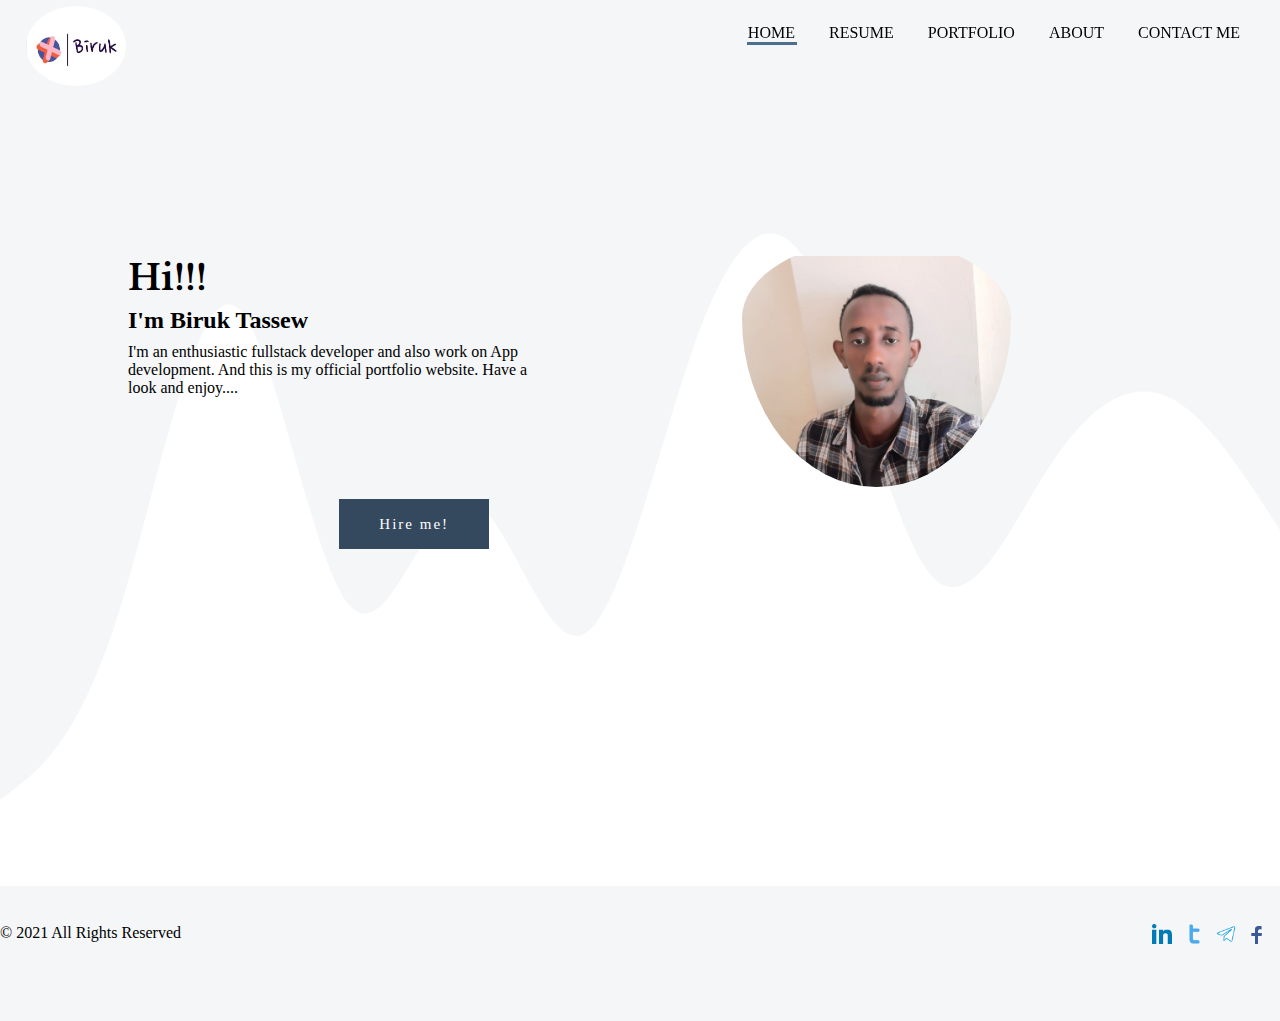
<file: index.html>
<!DOCTYPE html>
<html lang="en">

<head>
    <meta charset="UTF-8">
    <meta http-equiv="X-UA-Compatible" content="IE=edge">
    <meta name="viewport" content="width=device-width, initial-scale=1.0">
    <link rel="preconnect" href="https://fonts.googleapis.com">
    <link rel="preconnect" href="https://fonts.gstatic.com" crossorigin>
    <link href="https://fonts.googleapis.com/css2?family=Josefin+Sans&family=Libre+Baskerville:ital@1&display=swap"
        rel="stylesheet">
    <link href="https://cdnjs.cloudflare.com/ajax/libs/font-awesome/5.13.0/css/all.min.css" rel="stylesheet">
    <link href="css/indexStyle.css" rel="stylesheet">
    <link href="css/inStyle.css" rel="stylesheet">

    <title>Biruk Tassew</title>
</head>

<body>
    <div class="wrapper">
        <header class="wrapper__header">
            <div class="wrapper__image">
                <img src="images/logo/logo.jpg" width="80ex" height="80ex" class="wrapper__image--header"
                alt="Logo">
            </div>
            
            <nav class="wrapper__nav">
                <label for="check">
                    <i class="fas fa-bars" id="btn"></i>
                </label>
                <input type="checkbox" id="check">
                <ul class="wrapper__list">
                    <li class="wrapper__item" id="home"><a href="index.html" class="wrapper__link">Home</a></li>
                    <li class="wrapper__item" id="resume"><a href="html/Resume.html" class="wrapper__link">Resume</a></li>
                    <li class="wrapper__item" id="port"><a href="html/Portfolio.html" class="wrapper__link">Portfolio</a></li>
                    <li class="wrapper__item" id="about"><span class="wrapper__span">About</span>
                        <ul class="drop_down" >
                            <li><a href="html/BirukTassew.html" class="wrapper__link">Biruk Tassew</a></li>
                            <li><a href="html/Testimony.html" class="wrapper__link">Testimony</a></li>
                        </ul>
                    </li>
                    <li class="wrapper__item" id="contact"><a href="html/ContactMe.html" class="wrapper__link">Contact me</a></li>
                </ul>
            </nav>
        </header>
        <main class="wrapper__main">
                <div class="wrapper__section">
                    <article class="wrapper__article">
                        <h1 class="wrapper__greeting">Hi!!!</h1>
                        <h2 class="wrapper__introduction">I'm Biruk Tassew</h2>
                        <p class="wrapper__paragraph--main">I'm an enthusiastic fullstack developer and also work on App
                            development.
                            And this is my official portfolio website. Have a look and enjoy....
                        </p>
                    </article>
                    <a class="wrapper__button" href="html/hireMe.html">Hire me!</a>
                </div>
                <div class="wrapper__figure">
                    <img class="wrapper__image" src="images/logo/mine2.jpg" alt="My photo">
                </div>
        </main>
        <footer class="wrapper__footer">
            <div class="wrapper__copyRight">
                <p class="wrapper__copyRight__Text">
                    © 2021 All Rights Reserved
                </p>
            </div>
            <div class="wrapper__socialMedia">
                <a href="https://www.linkedin.com/in/biruk-tassew-691724196/" target="_blank"
                    class="wrapper__link--socialMedia"><img src="images/icons/317735_career_linkedin_icon.png"
                        width="20px" height="20px" class="wrapper__linkedimg" alt="Linkedin"></a>
                <a href="" class="wrapper__link--socialMedia"><img
                        src="images/icons/3377044_logo_media_social_twitter_icon.png" width="20px" height="20px"
                        class="wrapper__twitterimg" alt="twitter"></a>
                <a href="" class="wrapper__link--socialMedia"><img src="images/icons/4518804_telegram_icon.png"
                        width="20px" height="20px" class="wrapper__telegramimg" alt="Telegram"></a>
                <a href="" class="wrapper__link--socialMedia"><img src="images/icons/317746_facebook_social"
                        width="18px" height="18px" class="wrapper__facebookimg" alt="facebook"></a>
            </div>
        </footer>
    </div>
</body>

</html>
</file>
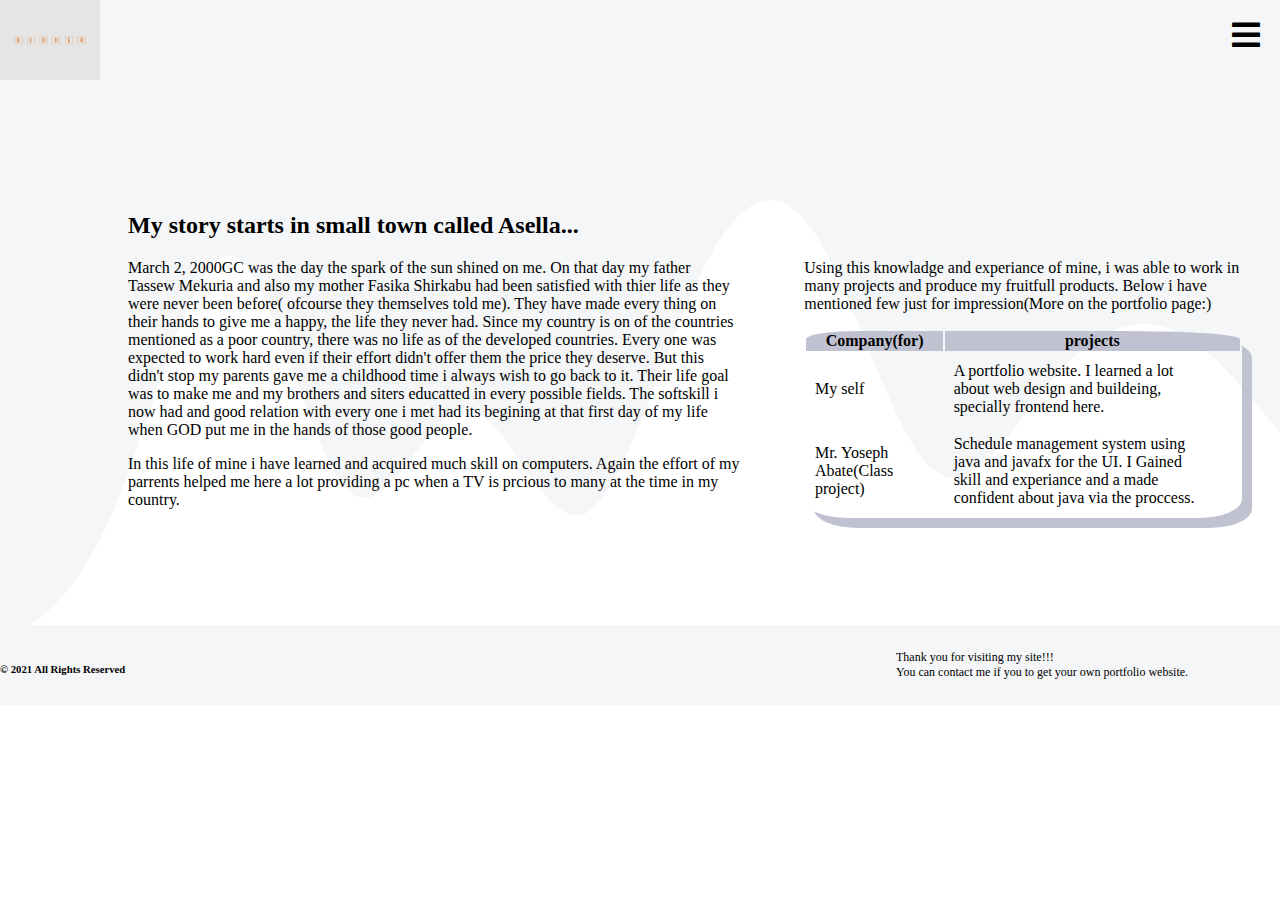
<file: html/Biruk_Tassew.html>
<!DOCTYPE html>
<html lang="en">

<head>
    <meta charset="UTF-8">
    <meta http-equiv="X-UA-Compatible" content="IE=edge">
    <meta name="viewport" content="width=device-width, initial-scale=1.0">
    <link href="https://cdnjs.cloudflare.com/ajax/libs/font-awesome/5.13.0/css/all.min.css" rel="stylesheet">
    <link href="/css/index_style.css" rel="stylesheet">
    <link href="/css/style_biruk.css" rel="stylesheet">
    <title>Biruk Tassew</title>
</head>

<body>
    <div class="wrapper">
        <header>
            <img src="/images/logo/BCoder-logos.jpeg" width="80ex" height="80ex" alt="Logo">
            <nav>
                <label for="check">
                    <i class="fas fa-bars" id="btn"></i>
                </label>
                <input type="checkbox" id="check">
                <ul>
                    <li><a href="index.html">Home</a></li>
                    <li><a href="Resume.html">Resume</a></li>
                    <li><a href="Portfolio.html">Portfolio</a></li>
                    <li>About
                        <ul class="drop_down">
                            <li><a href="Biruk_Tassew.html">Biruk Tassew</a></li>
                            <li><a href="Testimony.html">Testimony</a></li>
                        </ul>
                    </li>
                    <li><a href="Contact_me.html">Contact me</a></li>
                </ul> 
            </nav>
        </header>
        <main>
            <article>
                <h2>My story starts in small town called Asella...</h2>
                <p>March 2, 2000GC was the day the spark of the sun shined on me. On that day my father Tassew Mekuria
                    and
                    also my mother Fasika Shirkabu
                    had been satisfied with thier life as they were never been before( ofcourse they themselves told
                    me).
                    They have made every thing on their hands
                    to give me a happy, the life they never had. Since my country is on of the countries mentioned as a
                    poor
                    country, there was no life as of the
                    developed countries. Every one was expected to work hard even if their effort didn't offer them the
                    price they deserve. But this didn't stop my
                    parents gave me a childhood time i always wish to go back to it. Their life goal was to make me and
                    my
                    brothers and siters educatted in every
                    possible fields. The softskill i now had and good relation with every one i met had its begining at
                    that
                    first day of my life when GOD put me in
                    the hands of those good people.
                </p>
                <p>In this life of mine i have learned and acquired much skill on computers. Again the effort of my
                    parrents
                    helped me here a lot providing a pc when a TV
                    is prcious to many at the time in my country.
                </p>
            </article>
            <aside>
                <p>
                    Using this knowladge and experiance of mine, i was able to work in many projects and produce my
                    fruitfull products. Below i have mentioned few just for impression(More on the portfolio page:)
                </p>
                <table>
                    <tr>
                        <th id="th_left">Company(for)</th>
                        <th id="th_right">projects</th>
                    </tr>
                    <tr>
                        <td>My self</td>
                        <td>A portfolio website. I learned a lot about web design and buildeing, specially frontend here.</td>
                    </tr>
                    <tr>
                        <td>Mr. Yoseph Abate(Class project) </th>
                        <td>Schedule management system using java and javafx for the UI.
                            I Gained skill and experiance and a made confident about java via the proccess.</th>
                    </tr>
                </table>
            </aside>
        </main>
        <div class="footer">
            <footer>
                <div>
                    <h6>
                        © 2021 All Rights Reserved
                    </h6>
                </div>
                <p id="footer_text">
                    Thank you for visiting my site!!!<br />
                    You can contact me if you to get your own portfolio website.
                </p>
            </footer>
        </div>
</body>
</file>
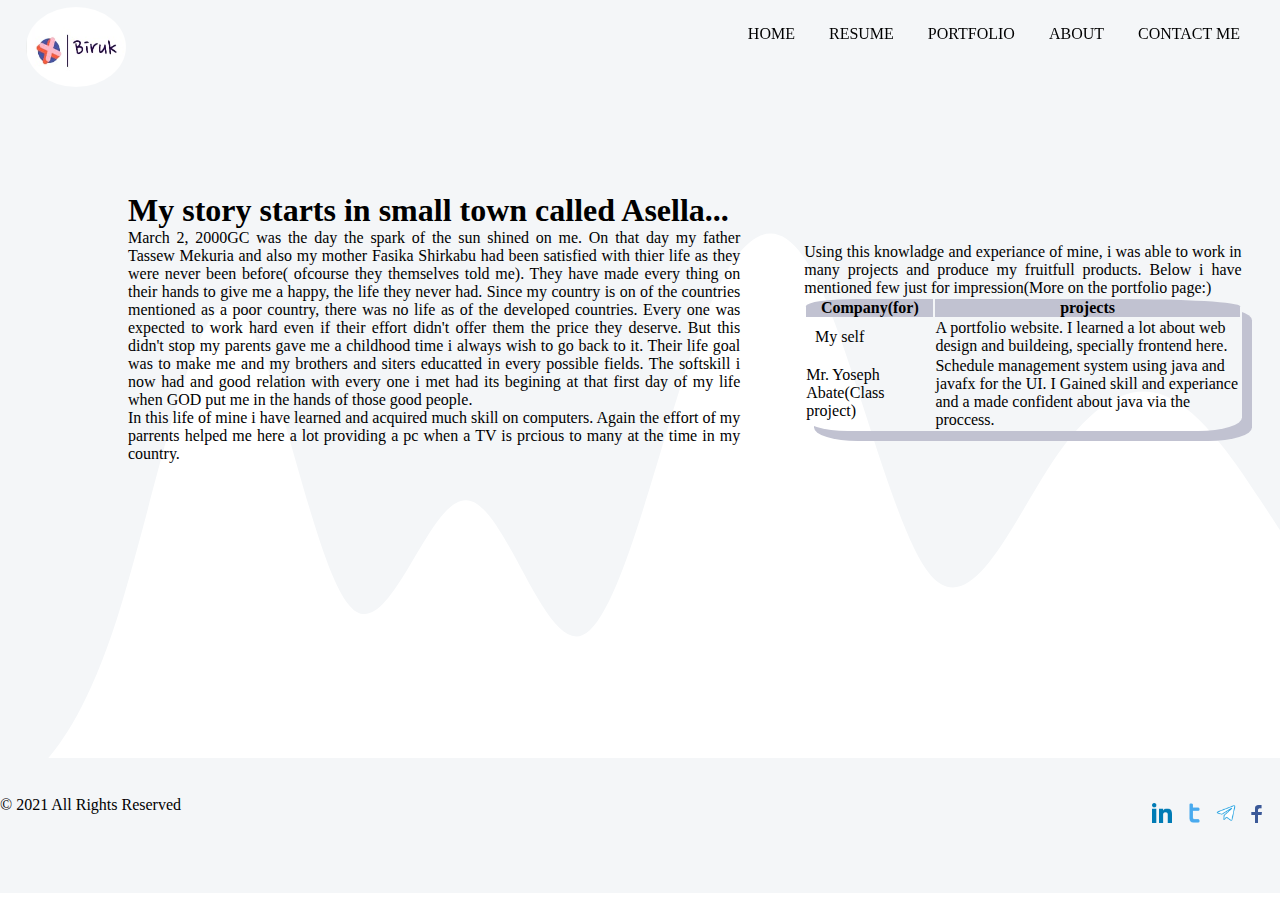
<file: html/BirukTassew.html>
<!DOCTYPE html>
<html lang="en">

<head>
    <meta charset="UTF-8">
    <meta http-equiv="X-UA-Compatible" content="IE=edge">
    <meta name="viewport" content="width=device-width, initial-scale=1.0">
    <link href="https://cdnjs.cloudflare.com/ajax/libs/font-awesome/5.13.0/css/all.min.css" rel="stylesheet">
    <link href="../css/indexStyle.css" rel="stylesheet">
    <link href="../css/styleBiruk.css" rel="stylesheet">
    <title>Biruk Tassew</title>
</head>

<body>
    <div class="wrapper">
        <header class="wrapper__header">
            <img src="../images/logo/logo.jpg" width="80ex" height="80ex" class="wrapper__image--header" alt="BCODER Logo" >
            <nav class="wrapper__nav">
                <label for="check">
                    <i class="fas fa-bars" id="btn"></i>
                </label>
                <input type="checkbox" id="check">
                <ul class="wrapper__list">
                    <li class="wrapper__item"><a href="../index.html" class="wrapper__link">Home</a></li>
                    <li class="wrapper__item"><a href="Resume.html" class="wrapper__link">Resume</a></li>
                    <li class="wrapper__item"><a href="Portfolio.html" class="wrapper__link">Portfolio</a></li>
                    <li class="wrapper__item"><span class="wrapper__span">About</span>
                        <ul class="drop_down">
                            <li><a href="BirukTassew.html" class="wrapper__link">Biruk Tassew</a></li>
                            <li><a href="Testimony.html" class="wrapper__link">Testimony</a></li>
                        </ul>
                    </li>
                    <li class="wrapper__item"><a href="ContactMe.html" class="wrapper__link">Contact me</a></li>
                </ul>
            </nav>
        </header>
        <main class="wrapper__main">
            <article class="wrapper__article">
                <h1 class="wrapper__title">My story starts in small town called Asella...</h1>
                <p class="wrapper__text--one">March 2, 2000GC was the day the spark of the sun shined on me. On that day my father Tassew Mekuria
                    and
                    also my mother Fasika Shirkabu
                    had been satisfied with thier life as they were never been before( ofcourse they themselves told
                    me).
                    They have made every thing on their hands
                    to give me a happy, the life they never had. Since my country is on of the countries mentioned as a
                    poor
                    country, there was no life as of the
                    developed countries. Every one was expected to work hard even if their effort didn't offer them the
                    price they deserve. But this didn't stop my
                    parents gave me a childhood time i always wish to go back to it. Their life goal was to make me and
                    my
                    brothers and siters educatted in every
                    possible fields. The softskill i now had and good relation with every one i met had its begining at
                    that
                    first day of my life when GOD put me in
                    the hands of those good people.
                </p>
                <p class="wrapper__text--two">In this life of mine i have learned and acquired much skill on computers. Again the effort of my
                    parrents
                    helped me here a lot providing a pc when a TV
                    is prcious to many at the time in my country.
                </p>
            </article>
            <aside class="wrapper__aside">
                <p class="wrapper__text--three">
                    Using this knowladge and experiance of mine, i was able to work in many projects and produce my
                    fruitfull products. Below i have mentioned few just for impression(More on the portfolio page:)
                </p>
                <table class="wrapper__table">
                    <tr>
                        <th class="wrapper__tableHead wrapper__tableHead--left">Company(for)</th>
                        <th class="wrapper__tableHead wrapper__tableHead--right">projects</th>
                    </tr>
                    <tr>
                        <td class="wrapper__tableDef">My self</td>
                        <td>A portfolio website. I learned a lot about web design and buildeing, specially frontend here.</td>
                    </tr>
                    <tr>
                        <td>Mr. Yoseph Abate(Class project) </th>
                        <td>Schedule management system using java and javafx for the UI.
                            I Gained skill and experiance and a made confident about java via the proccess.</th>
                    </tr>
                </table>
            </aside>
        </main>
        <footer class="wrapper__footer">
            <div class="wrapper__copyRight">
                <p class="wrapper__copyRight__Text">
                    © 2021 All Rights Reserved
                </p>
            </div>
            <div class="wrapper__socialMedia">
                <a href="https://www.linkedin.com/in/biruk-tassew-691724196/" target="_blank" class="wrapper__link--socialMedia"><img
                        src="../images/icons/317735_career_linkedin_icon.png" width="20px" height="20px"
                        class="wrapper__linkedimg" alt="Linkedin"></a>
                <a href="" class="wrapper__link--socialMedia"><img src="../images/icons/3377044_logo_media_social_twitter_icon.png" width="20px"
                        height="20px" class="wrapper__twitterimg" alt="twitter"></a>
                <a href="" class="wrapper__link--socialMedia"><img src="../images/icons/4518804_telegram_icon.png" width="20px" height="20px"
                        class="wrapper__telegramimg" alt="Telegram"></a>
                <a href="" class="wrapper__link--socialMedia"><img src="../images/icons/317746_facebook_social" width="18px" height="18px"
                        class="wrapper__facebookimg" alt="facebook"></a>
            </div>
        </footer>
</body>
</file>
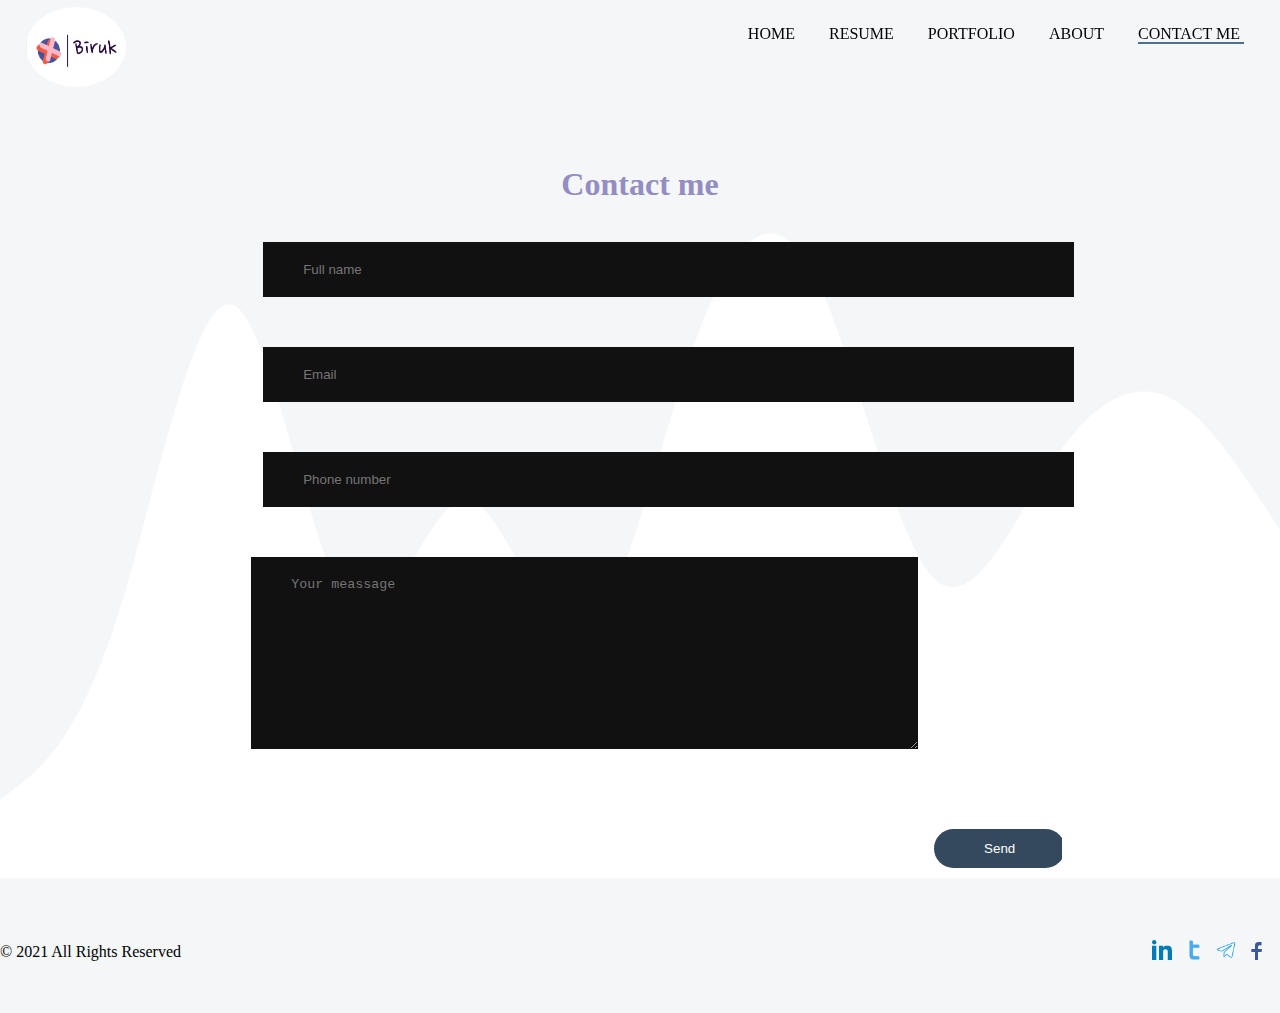
<file: html/ContactMe.html>
<!DOCTYPE html>
<html lang="en">

<head>
    <meta charset="UTF-8">
    <meta http-equiv="X-UA-Compatible" content="IE=edge">
    <meta name="viewport" content="width=device-width, initial-scale=1.0">
    <link href="https://cdnjs.cloudflare.com/ajax/libs/font-awesome/5.13.0/css/all.min.css" rel="stylesheet">
    <link href="../css/indexStyle.css" rel="stylesheet">
    <link href="../css/styleContact.css" rel="stylesheet">
    <title>Contact Me</title>
</head>

<body>
    <div class="wrapper">
        <header class="wrapper__header">
            <img src="../images/logo/logo.jpg" width="80ex" height="80ex" class="wrapper__image--header"
                alt="BCODER Logo">
            <nav class="wrapper__nav">
                <label for="check">
                    <i class="fas fa-bars" id="btn"></i>
                </label>
                <input type="checkbox" id="check">
                <ul class="wrapper__list">
                    <li class="wrapper__item"><a href="../index.html" class="wrapper__link">Home</a></li>
                    <li class="wrapper__item"><a href="Resume.html" class="wrapper__link">Resume</a></li>
                    <li class="wrapper__item"><a href="Portfolio.html" class="wrapper__link">Portfolio</a></li>
                    <li class="wrapper__item"><span class="wrapper__span">About</span>
                        <ul class="drop_down">
                            <li><a href="BirukTassew.html" class="wrapper__link">Biruk Tassew</a></li>
                            <li><a href="Testimony.html" class="wrapper__link">Testimony</a></li>
                        </ul>
                    </li>
                    <li class="wrapper__item" id="contact"><a href="ContactMe.html" class="wrapper__link">Contact me</a>
                    </li>
                </ul>
            </nav>
        </header>
        <main class="wrapper__main">
            <h1 class="wrapper__title">Contact me</h1>
            <div class="wrapper__mainBord">
                <div class="wrapper__contactBord">
                    <form class="wrapper__form" action="index.html" method="post">
                        <input type="text" name="name" class="wrapper__form--contact" placeholder="Full name"><br>
                        <input type="email" name="email" class="wrapper__form--contact" placeholder="Email"><br>
                        <input type="text" name="phone_no" class="wrapper__form--contact"
                            placeholder="Phone number"><br>
                    </form>
                </div>
                <div class="wrapper__messageBord">
                    <form class="wrapper__form" action="index.html" method="post">
                        <textarea id="text_area" class="wrapper__form--contact" name="reason"
                            placeholder="Your meassage"></textarea>
                        <input type="submit" class="wrapper__form--submitBtn" name="btn_submit" value="Send">
                    </form>
                </div>


            </div>
        </main>
        <footer class="wrapper__footer">
            <div class="wrapper__copyRight">
                <p class="wrapper__copyRight__Text">
                    © 2021 All Rights Reserved
                </p>
            </div>
            <div class="wrapper__socialMedia">
                <a href="https://www.linkedin.com/in/biruk-tassew-691724196/" target="_blank"
                    class="wrapper__link--socialMedia"><img src="../images/icons/317735_career_linkedin_icon.png"
                        width="20px" height="20px" class="wrapper__linkedimg" alt="Linkedin"></a>
                <a href="" class="wrapper__link--socialMedia"><img
                        src="../images/icons/3377044_logo_media_social_twitter_icon.png" width="20px" height="20px"
                        class="wrapper__twitterimg" alt="twitter"></a>
                <a href="" class="wrapper__link--socialMedia"><img src="../images/icons/4518804_telegram_icon.png"
                        width="20px" height="20px" class="wrapper__telegramimg" alt="Telegram"></a>
                <a href="" class="wrapper__link--socialMedia"><img src="../images/icons/317746_facebook_social"
                        width="18px" height="18px" class="wrapper__facebookimg" alt="facebook"></a>
            </div>
        </footer>
</body>

</html>
</file>
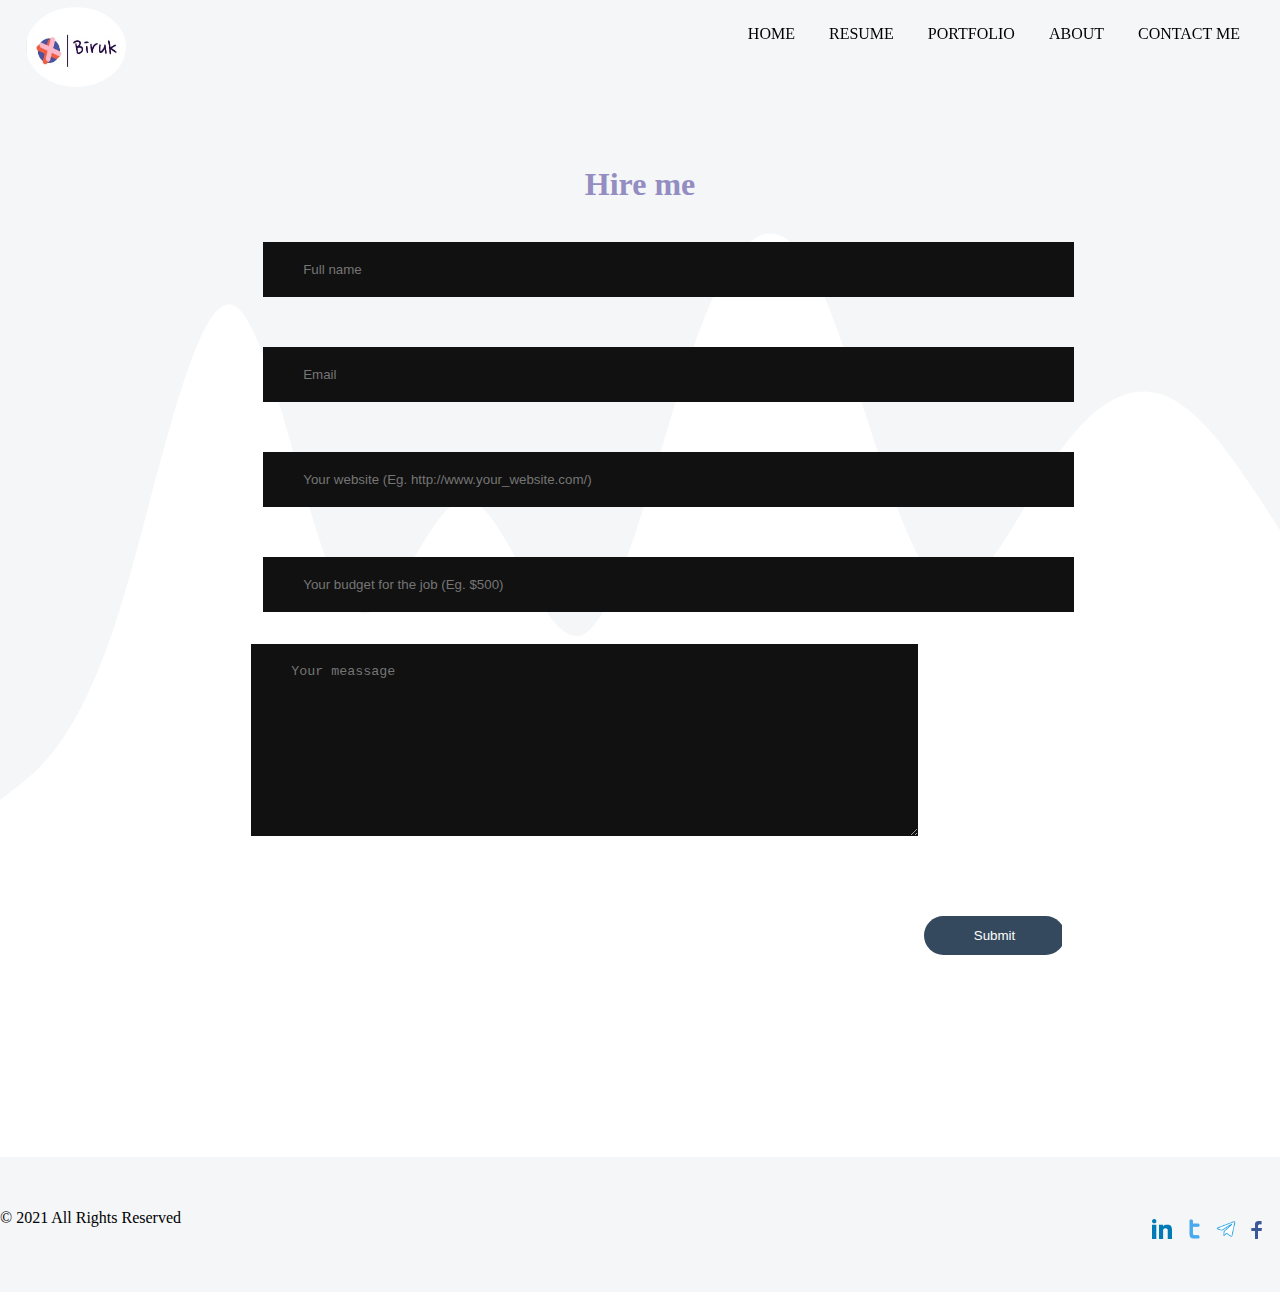
<file: html/hireMe.html>
<!DOCTYPE html>
<html lang="en">

<head>
    <meta charset="UTF-8">
    <meta http-equiv="X-UA-Compatible" content="IE=edge">
    <meta name="viewport" content="width=device-width, initial-scale=1.0">
    <link href="https://cdnjs.cloudflare.com/ajax/libs/font-awesome/5.13.0/css/all.min.css" rel="stylesheet">
    <link href="../css/indexStyle.css" rel="stylesheet">
    <link href="../css/styleContact.css" rel="stylesheet">
    <link href="../css/styleHireme.css" rel="stylesheet">
    <style>
        .text_contact{
            margin: 7px 0;
        }
    </style>
    <title>Hire me</title>
</head>

<body>
    <div class="wrapper">
        <header class="wrapper__header">
            <img src="../images/logo/logo.jpg" width="80ex" height="80ex" class="wrapper__image--header" alt="BCODER Logo" >
            <nav class="wrapper__nav">
                <label for="check">
                    <i class="fas fa-bars" id="btn"></i>
                </label>
                <input type="checkbox" id="check">
                <ul class="wrapper__list">
                    <li class="wrapper__item"><a href="../index.html" class="wrapper__link">Home</a></li>
                    <li class="wrapper__item"><a href="Resume.html" class="wrapper__link">Resume</a></li>
                    <li class="wrapper__item"><a href="Portfolio.html" class="wrapper__link">Portfolio</a></li>
                    <li class="wrapper__item"><span class="wrapper__span">About</span>
                        <ul class="drop_down">
                            <li><a href="BirukTassew.html" class="wrapper__link">Biruk Tassew</a></li>
                            <li><a href="Testimony.html" class="wrapper__link">Testimony</a></li>
                        </ul>
                    </li>
                    <li class="wrapper__item"><a href="ContactMe.html" class="wrapper__link">Contact me</a></li>
                </ul>
            </nav>
        </header>
        <main class="wrapper__main">
            <h1 class="wrapper__title">Hire me</h1>
            <div class="wrapper__mainBord">
                <div class="wrapper__contactBord">
                    <form class="wrapper__form" action="index.html" method="post">
                        <input type="text" name="name" class="wrapper__form--contact" placeholder="Full name"><br>
                        <input type="email" name="email" class="wrapper__form--contact" placeholder="Email"><br>
                        <input type="text" name="website" class="wrapper__form--contact" placeholder="Your website (Eg. http://www.your_website.com/)"><br>
                        <input type="text" name="budget" class="wrapper__form--contact" placeholder="Your budget for the job (Eg. $500)">
                    </form>
                </div>
                <div class="wrapper__messageBord">
                    <form class="wrapper__form" action="index.html" method="post">
                        <textarea id="text_area" class="wrapper__form--contact" name="reason"
                            placeholder="Your meassage"></textarea>
                        <input type="submit" class="wrapper__form--submitBtn" name="btn_submit" value="Submit">
                    </form>
                </div>
            </div>
        </main>
        <footer class="wrapper__footer">
            <div class="wrapper__copyRight">
                <p class="wrapper__copyRight__Text">
                    © 2021 All Rights Reserved
                </p>
            </div>
            <div class="wrapper__socialMedia">
                <a href="https://www.linkedin.com/in/biruk-tassew-691724196/" target="_blank" class="wrapper__link--socialMedia"><img
                        src="../images/icons/317735_career_linkedin_icon.png" width="20px" height="20px"
                        class="wrapper__linkedimg" alt="Linkedin"></a>
                <a href="" class="wrapper__link--socialMedia"><img src="../images/icons/3377044_logo_media_social_twitter_icon.png" width="20px"
                        height="20px" class="wrapper__twitterimg" alt="twitter"></a>
                <a href="" class="wrapper__link--socialMedia"><img src="../images/icons/4518804_telegram_icon.png" width="20px" height="20px"
                        class="wrapper__telegramimg" alt="Telegram"></a>
                <a href="" class="wrapper__link--socialMedia"><img src="../images/icons/317746_facebook_social" width="18px" height="18px"
                        class="wrapper__facebookimg" alt="facebook"></a>
            </div>
        </footer>
</body>
</html>
</file>
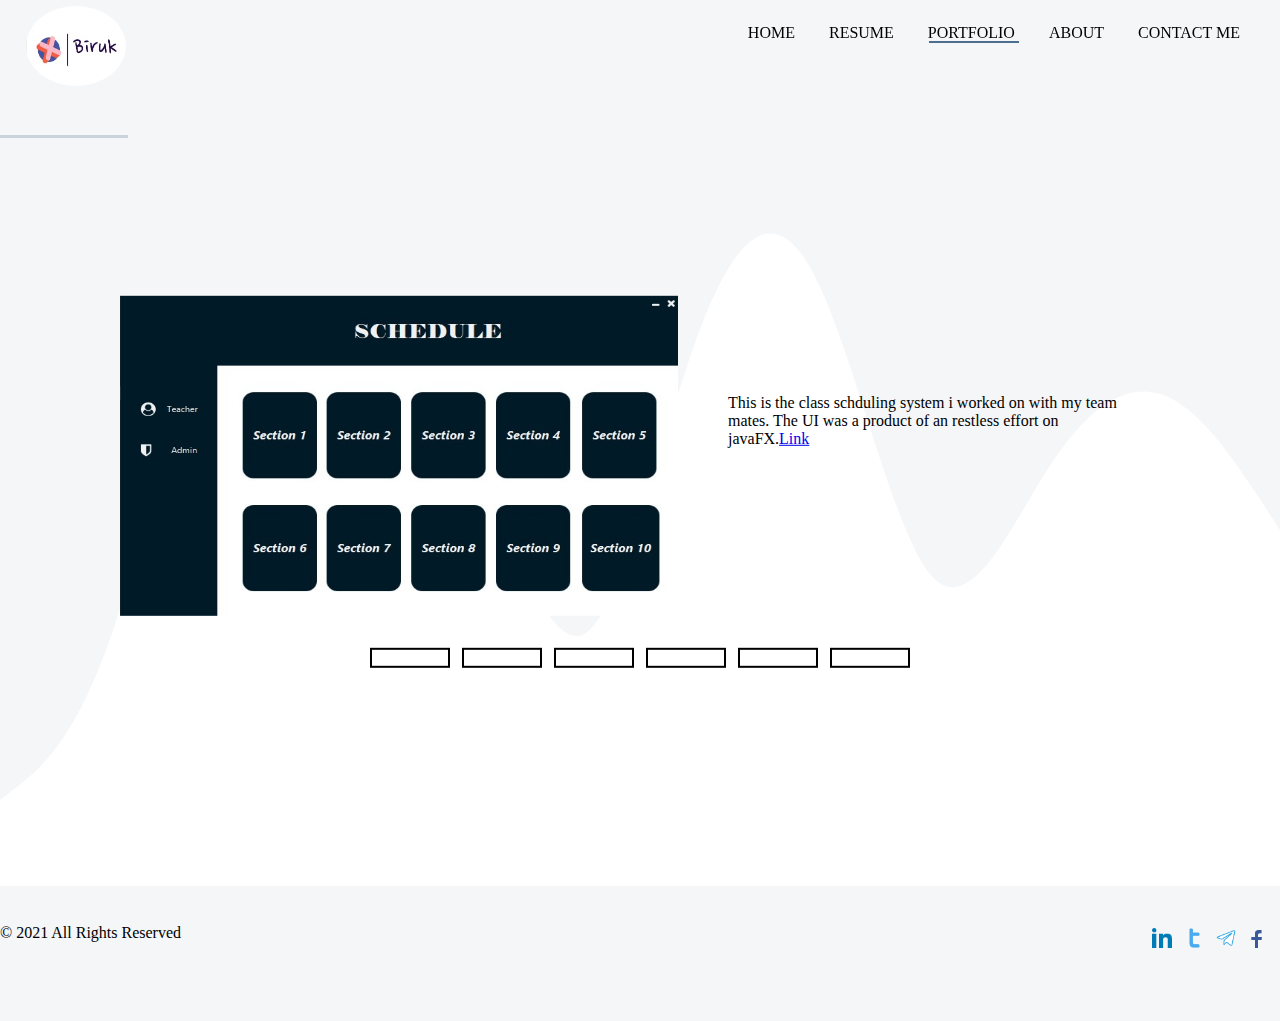
<file: html/Portfolio.html>
<!DOCTYPE html>
<html lang="en">

<head>
    <meta charset="UTF-8">
    <meta http-equiv="X-UA-Compatible" content="IE=edge">
    <meta name="viewport" content="width=device-width, initial-scale=1.0">
    <link href="https://cdnjs.cloudflare.com/ajax/libs/font-awesome/5.13.0/css/all.min.css" rel="stylesheet">
    <link href="../css/indexStyle.css" rel="stylesheet">
    <link href="../css/sytlePortfolio.css" rel="stylesheet">
    <title>Portfolio</title>
</head>

<body>
    <div class="wrapper">
        <header class="wrapper__header">
            <img src="../images/logo/logo.jpg" width="80ex" height="80ex" class="wrapper__image--header"
                alt="BCODER Logo">
            <nav class="wrapper__nav">
                <label for="check">
                    <i class="fas fa-bars" id="btn"></i>
                </label>
                <input type="checkbox" id="check">
                <ul class="wrapper__list">
                    <li class="wrapper__item" id="home"><a href="../index.html" class="wrapper__link">Home</a></li>
                    <li class="wrapper__item" id="resume"><a href="Resume.html" class="wrapper__link">Resume</a></li>
                    <li class="wrapper__item" id="port"><a href="Portfolio.html" class="wrapper__link">Portfolio</a>
                    </li>
                    <li class="wrapper__item" id="about"><span class="wrapper__span">About</span>
                        <ul class="drop_down">
                            <li><a href="BirukTassew.html" class="wrapper__link">Biruk Tassew</a></li>
                            <li><a href="Testimony.html" class="wrapper__link">Testimony</a></li>
                        </ul>
                    </li>
                    <li class="wrapper__item" id="contact"><a href="ContactMe.html" class="wrapper__link">Contact me</a>
                    </li>
                </ul>
            </nav>
        </header>
        <main class="wrapper__main">
            <h1 class="wrapper__title--maintitle">My portfolio</h1>
            <div class="wrapper__main--mainInner">
                <div class="wrapper__slides">
                    <input type="radio" name="pr" class="wrapper__input__pr1" id="pr1" checked>
                    <input type="radio" name="pr" class="wrapper__input__pr2" id="pr2">
                    <input type="radio" name="pr" class="wrapper__input__pr3" id="pr3">
                    <input type="radio" name="pr" class="wrapper__input__pr4" id="pr4">
                    <input type="radio" name="pr" class="wrapper__input__pr5" id="pr5">
                    <input type="radio" name="pr" class="wrapper__input__pr6" id="pr6">

                    <div class="wrapper__slide wrapper__slide--s1" id="one">
                        <div class="wrapper__slide wrapper__slide--inner">
                            <img src="../images/Portfolio_pics/Screenshot 2021-12-16 015353.jpg" class="wrapper__image"
                                alt="project one">
                            <p class="wrapper__text">This is the class schduling system i worked on with my team mates.
                                The UI was
                                a product of an restless effort on javaFX.<a
                                    href="https://github.com/Biruk-Tassew/Class-schedule-system"
                                    target="_blanck">Link</a></p>
                        </div>
                    </div>
                    <div class="wrapper__slide" id="two">
                        <div class="wrapper__slide--inner">
                            <img src="../images/Portfolio_pics/login2.jpg" class="wrapper__image" alt="project two">
                            <p class="wrapper__text">This is a java application made to impress and motivate students
                                who would love to join piloting. this was the first
                                app ever made by me and it was the begging of my java development carrer. </p>
                        </div>
                    </div>
                    <div class="wrapper__slide" id="three">
                        <div class="wrapper__slide--inner">
                            <img src="../images/Portfolio_pics/portfolio.png" class="wrapper__image"
                                alt="project three">
                            <p class="wrapper__text">This one is my personal portfolio website. It was one of my tough
                                assignmets
                                It"s built by using pure HTML/CSS.</p>
                        </div>
                    </div>
                    <div class="wrapper__slide" id="four">
                        <div class="wrapper__slide wrapper__slide--inner">
                            <img src="../images/Portfolio_pics/kelem.png" class="wrapper__image" alt="project four">
                            <p class="wrapper__text">[A team project] This is a website where students and other users
                                may submit any questions they have and get answers. We believe that this site would
                                serve the educational society by giving an easily accessible means for students to
                                acquire answers to their questions when no one else is available to assist them.<a
                                    href="https://github.com/Biruk-Tassew/Qelem---AAiT_SiTE_project"
                                    target="_blanck">Link</a></p>
                        </div>
                    </div>
                    <div class="wrapper__slide" id="five">
                        <div class="wrapper__slide wrapper__slide--inner">
                            <img src="../images/Portfolio_pics/libra.png" class="wrapper__image" alt="project five">
                            <p class="wrapper__text">[a team project] Libra is an assignment submission system aiming to
                                make the process as efficient as it could be. we used spring boot for the
                                implementation. <a href="https://github.com/AAiT-SiTE-2022-G10/classroom"
                                    target="_blanck">Link</a></p>
                        </div>
                    </div>
                    <div class="wrapper__slide" id="six">
                        <div class="wrapper__slide wrapper__slide--inner">
                            <img src="../images/Portfolio_pics/bus.jpg" class="wrapper__image" id="phone" alt="project six">
                            <p class="wrapper__text">[a team project] Uncrowd is an AI powered bus routing system. It
                                uses crowd counting model trained on the Shangai Tech A and Shangai Tech B datasets.
                                Flask and Flutter are the main technologies used for this project.<a
                                    href="https://github.com/Tech-2021-AIML" target="_blanck">Link</a></p>
                        </div>
                    </div>
                </div>
                <div class="wrapper__navigation">
                    <label for="pr1" class="wrapper__bar"></label>
                    <label for="pr2" class="wrapper__bar"></label>
                    <label for="pr3" class="wrapper__bar"></label>
                    <label for="pr4" class="wrapper__bar"></label>
                    <label for="pr5" class="wrapper__bar"></label>
                    <label for="pr6" class="wrapper__bar"></label>

                </div>
            </div>
        </main>
        <footer class="wrapper__footer">
            <div class="wrapper__copyRight">
                <p class="wrapper__copyRight__Text">
                    © 2021 All Rights Reserved
                </p>
            </div>
            <div class="wrapper__socialMedia">
                <a href="https://www.linkedin.com/in/biruk-tassew-691724196/" target="_blank"
                    class="wrapper__link--socialMedia"><img src="../images/icons/317735_career_linkedin_icon.png"
                        width="20px" height="20px" class="wrapper__linkedimg" alt="Linkedin"></a>
                <a href="" class="wrapper__link--socialMedia"><img
                        src="../images/icons/3377044_logo_media_social_twitter_icon.png" width="20px" height="20px"
                        class="wrapper__twitterimg" alt="twitter"></a>
                <a href="" class="wrapper__link--socialMedia"><img src="../images/icons/4518804_telegram_icon.png"
                        width="20px" height="20px" class="wrapper__telegramimg" alt="Telegram"></a>
                <a href="" class="wrapper__link--socialMedia"><img src="../images/icons/317746_facebook_social"
                        width="18px" height="18px" class="wrapper__facebookimg" alt="facebook"></a>
            </div>
        </footer>

    </div>
</body>

</html>
</file>
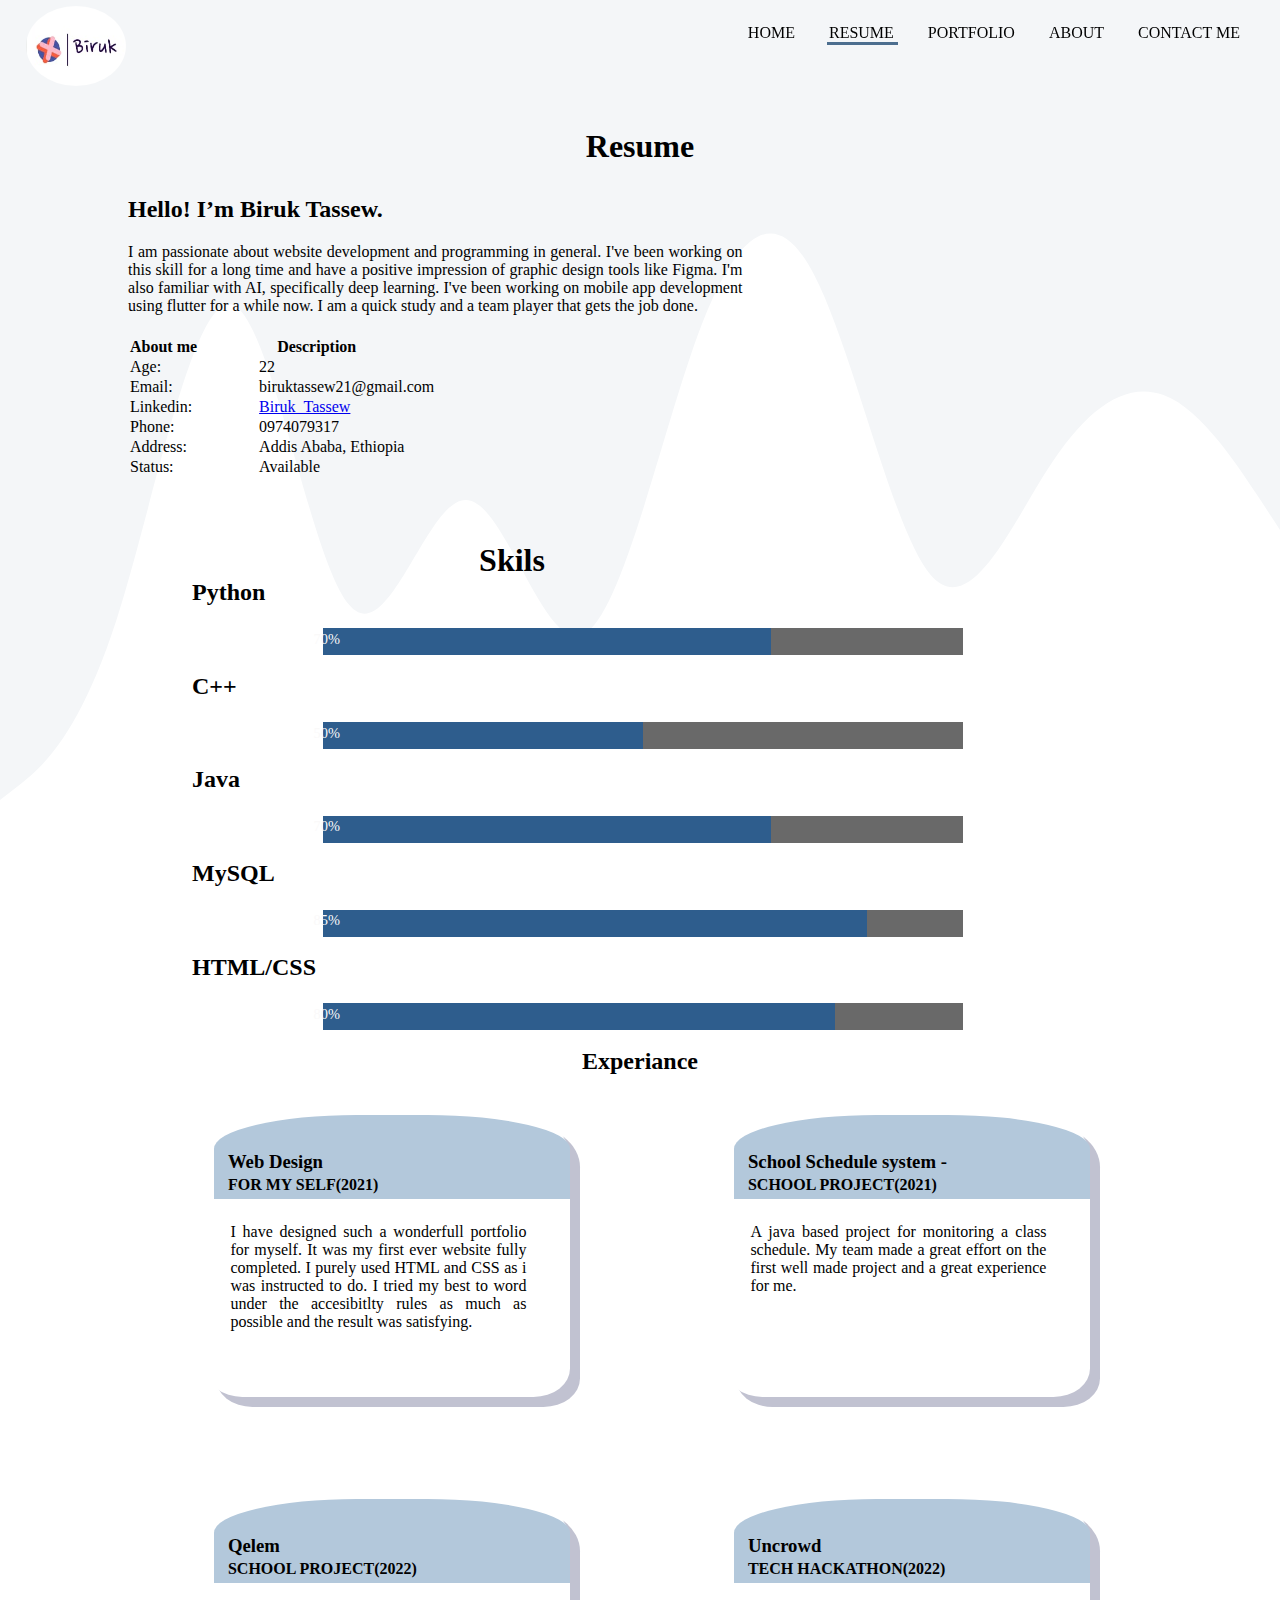
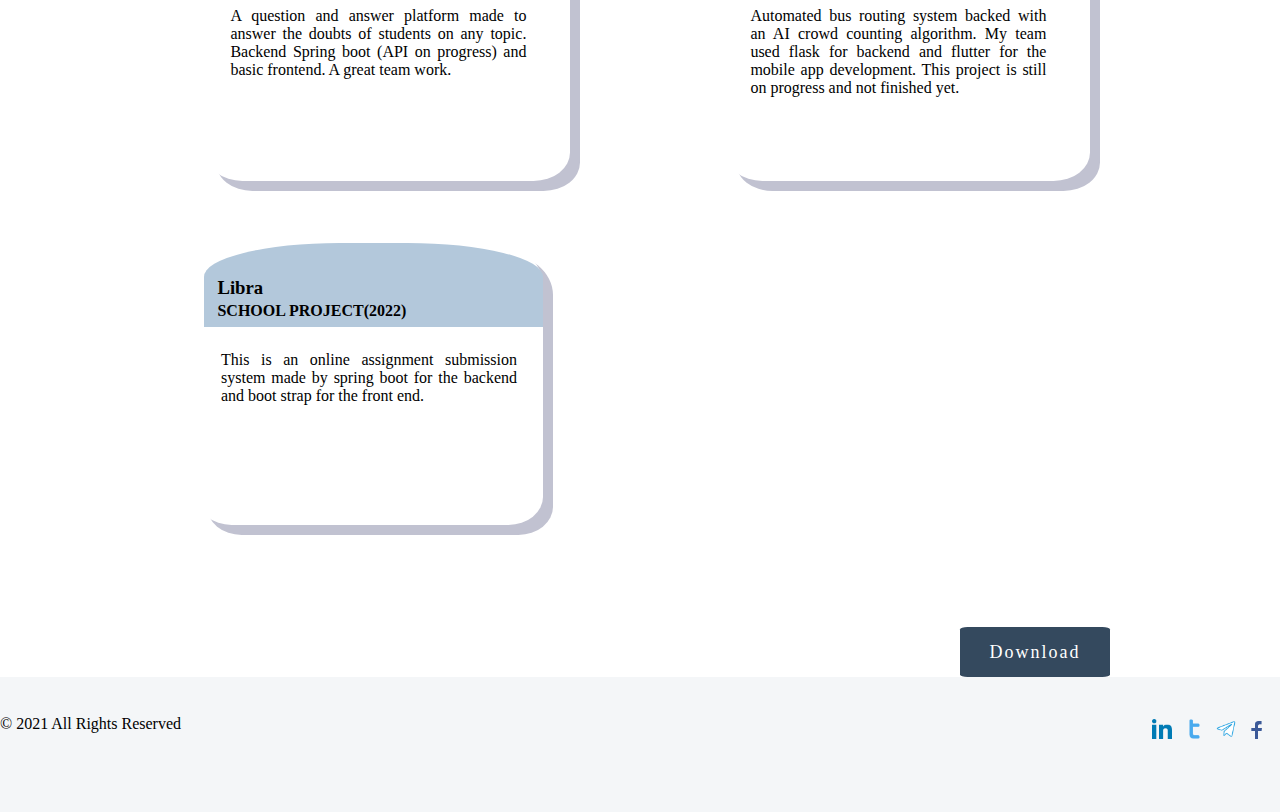
<file: html/Resume.html>
<!DOCTYPE html>
<html lang="en">

<head>
    <meta charset="UTF-8">
    <meta http-equiv="X-UA-Compatible" content="IE=edge">
    <meta name="viewport" content="width=device-width, initial-scale=1.0">
    <link href="https://cdnjs.cloudflare.com/ajax/libs/font-awesome/5.13.0/css/all.min.css" rel="stylesheet">
    <link href="../css/indexStyle.css" rel="stylesheet">
    <link href="../css/styleResume.css" rel="stylesheet">
    <title>Document</title>
</head>

<body>
        <div class="wrapper">
            <header class="wrapper__header">
                <img src="../images/logo/logo.jpg" width="80ex" height="80ex" class="wrapper__image--header" alt="BCODER Logo" >
                <nav class="wrapper__nav">
                    <label for="check">
                        <i class="fas fa-bars" id="btn"></i>
                    </label>
                    <input type="checkbox" id="check">
                    <ul class="wrapper__list">
                        <li class="wrapper__item"><a href="../index.html" class="wrapper__link">Home</a></li>
                        <li class="wrapper__item" id="resume"><a href="Resume.html" class="wrapper__link">Resume</a></li>
                        <li class="wrapper__item"><a href="Portfolio.html" class="wrapper__link">Portfolio</a></li>
                        <li class="wrapper__item"><span class="wrapper__span">About</span>
                            <ul class="drop_down">
                                <li><a href="BirukTassew.html" class="wrapper__link">Biruk Tassew</a></li>
                                <li><a href="Testimony.html" class="wrapper__link">Testimony</a></li>
                            </ul>
                        </li>
                        <li class="wrapper__item"><a href="ContactMe.html" class="wrapper__link">Contact me</a></li>
                    </ul>
                </nav>
            </header>
            <main class="wrapper__main">
                <article class="wrapper__article">
                    <div class="wrapper__article--main">
                        <h1 class="wrapper__title">Resume</h1>
                        <h2 class="wrapper__titleTwo">Hello! I’m Biruk Tassew.</h2>
                        <p class="wrapper__text">I am passionate about website development and programming in general.
                                                 I've been working on this skill for a long time and have a positive impression of graphic design tools like Figma.
                                                 I'm also familiar with AI, specifically deep learning.
                                                 I've been working on mobile app development using flutter for a while now.
                                                 I am a quick study and a team player that gets the job done. </p>
                        <table class="wrapper__table">
                            <tr class="wrapper__row">
                                <th class="wrapper__rowTitle">About me</th>
                                <th class="wrapper__rowTitle">Description</th>
                            </tr>
                            <tr class="wrapper__trow">
                                <td class="wrapper__c1Def">Age: </td>
                                <td class="wrapper__c2Def">22</td>
                            </tr>
                            <tr class="wrapper__trow">
                                <td class="wrapper__c1Def">Email:</td>
                                <td class="wrapper__c2Def">biruktassew21@gmail.com</td>
                            </tr>
                            <tr class="wrapper__trow">
                                <td class="wrapper__c1Def">Linkedin: </td>
                                <td class="wrapper__c2Def"><a target="_blanck" href="https://www.linkedin.com/mwlite/in/biruk-tassew-691724196">Biruk_Tassew</a></td>
                            </tr>
                            <tr class="wrapper__trow">
                                <td class="wrapper__c1Def">Phone: </td>
                                <td class="wrapper__c2Def">0974079317</td>
                            </tr>
                            <tr class="wrapper__trow">
                                <td class="wrapper__c1Def">Address: </td>
                                <td class="wrapper__c2Def">Addis Ababa, Ethiopia</td>
                            </tr>
                            <tr class="wrapper__trow">
                                <td class="wrapper__c1Def">Status: </td>
                                <td class="wrapper__c2Def">Available</td>
                            </tr>
                        </table>

                    </div>

                    <div class="wrapper__skills">
                        <h1 class="wrapper__title">Skils</h1>

                        <h2 class="wrapper__titleTwo">Python</h2>
                        <div class="wrapper__line wrapper__line--l1">70%</div>
                        <h2 class="wrapper__titleTwo">C++</h2>
                        <div class="wrapper__line wrapper__line--l2">50%</div>
                        <h2 class="wrapper__titleTwo">Java</h2>
                        <div class="wrapper__line wrapper__line--l3">70%</div>
                        <h2 class="wrapper__titleTwo">MySQL</h2>
                        <div class="wrapper__line wrapper__line--l4">85%</div>
                        <h2 class="wrapper__titleTwo">HTML/CSS</h2>
                        <div class="wrapper__line wrapper__line--l5">80%</div>
                    </div>
                    <div class="wrapper__Mexperiance">
                        <h2 class="wrapper__Mexperiance" id="wrapper__titleTwo--exp">Experiance</h2>
                        <div class="wrapper__experiance">
                            <div class="wrapper__row wrapper__row--one">
                                <div class="wrapper__webExp">
                                    <section class="wrapper__section">
                                        <h3 class="wrapper__titleThree">Web Design
                                            <br><span class="wrapper__span">For my self(2021)</span>
                                        </h3>
                                    </section>
                                    <p class="wrapper__text">I have designed such a wonderfull portfolio for myself. It was my first ever
                                        website
                                        fully completed. I purely used HTML and CSS as i was instructed to do. I
                                        tried my best
                                        to word under the accesibitlty rules as much as possible and the result was
                                        satisfying.
                                    </p>
                                </div>
                                <div class="wrapper__webExp wrapper__webExp--two">
                                    <section class="wrapper__section">
                                        <h3 class="wrapper__titleThree">School Schedule system - <br><span class="wrapper__span">School project(2021)</span>
                                        </h3>
                                    </section>
                                    <p class="wrapper__text">A java based project for
                                                             monitoring a class schedule. My team made a great effort
                                                             on the first well made project and a great experience for me.
                                    </p>
                                </div>
                            </div>
                            <div class="wrapper__row wrapper__row--two">
                                <div class="wrapper__webExp">
                                    <section class="wrapper__section">
                                        <h3 class="wrapper__titleThree">Qelem
                                            <br><span class="wrapper__span">School project(2022)</span>
                                        </h3>
                                    </section>
                                    <p class="wrapper__text">A question and answer platform made to answer
                                                             the doubts of students on any topic. Backend Spring boot
                                                             (API on progress) and basic frontend. A great team work.
                                    </p>
                                </div>
                                <div class="wrapper__webExp wrapper__webExp2">
                                    <section class="wrapper__section">
                                        <h3 class="wrapper__titleThree">Uncrowd
                                            <br><span class="wrapper__span">Tech hackathon(2022)</span>
                                        </h3>
                                    </section>
                                    <p class="wrapper__text">Automated bus routing system backed with an
                                                             AI crowd counting algorithm. My team used flask for
                                                             backend and flutter for the mobile app development. This
                                                             project is still on progress and not finished yet.
                                    </p>
                                </div>
                            </div>
                            <div class="wrapper__row wrapper__row--three">
                                <div class="wrapper__webExp">
                                    <section class="wrapper__section">
                                        <h3 class="wrapper__titleThree">Libra
                                            <br><span class="wrapper__span">School project(2022)</span>
                                        </h3>
                                    </section>
                                    <p class="wrapper__text">This is an online assignment submission system made by spring boot for the backend and boot strap
                                                             for the front end. 
                                    </p>
                                </div>
            
                            </div>
                        </div>
                    </div>
                </article>
            <div>
                <section class="wrapper__downloadButton" >
                    <a class="wrapper__link--download" id="download__link" href="">Download</a>
                </section>
            </div>
            </main>
                    
            <footer class="wrapper__footer">
                <div class="wrapper__copyRight">
                    <p class="wrapper__copyRight__Text">
                        © 2021 All Rights Reserved
                    </p>
                </div>
                <div class="wrapper__socialMedia">
                    <a href="https://www.linkedin.com/in/biruk-tassew-691724196/" target="_blank" class="wrapper__link--socialMedia"><img
                            src="../images/icons/317735_career_linkedin_icon.png" width="20px" height="20px"
                            class="wrapper__linkedimg" alt="Linkedin" target="_blanck"></a>
                    <a href="" class="wrapper__link--socialMedia"><img src="../images/icons/3377044_logo_media_social_twitter_icon.png" width="20px"
                            height="20px" class="wrapper__twitterimg" alt="twitter"></a>
                    <a href="" class="wrapper__link--socialMedia"><img src="../images/icons/4518804_telegram_icon.png" width="20px" height="20px"
                            class="wrapper__telegramimg" alt="Telegram"></a>
                    <a href="" class="wrapper__link--socialMedia"><img src="../images/icons/317746_facebook_social" width="18px" height="18px"
                            class="wrapper__facebookimg" alt="facebook"></a>
                </div>
            </footer>
        </div>

</body>

</html>
</file>
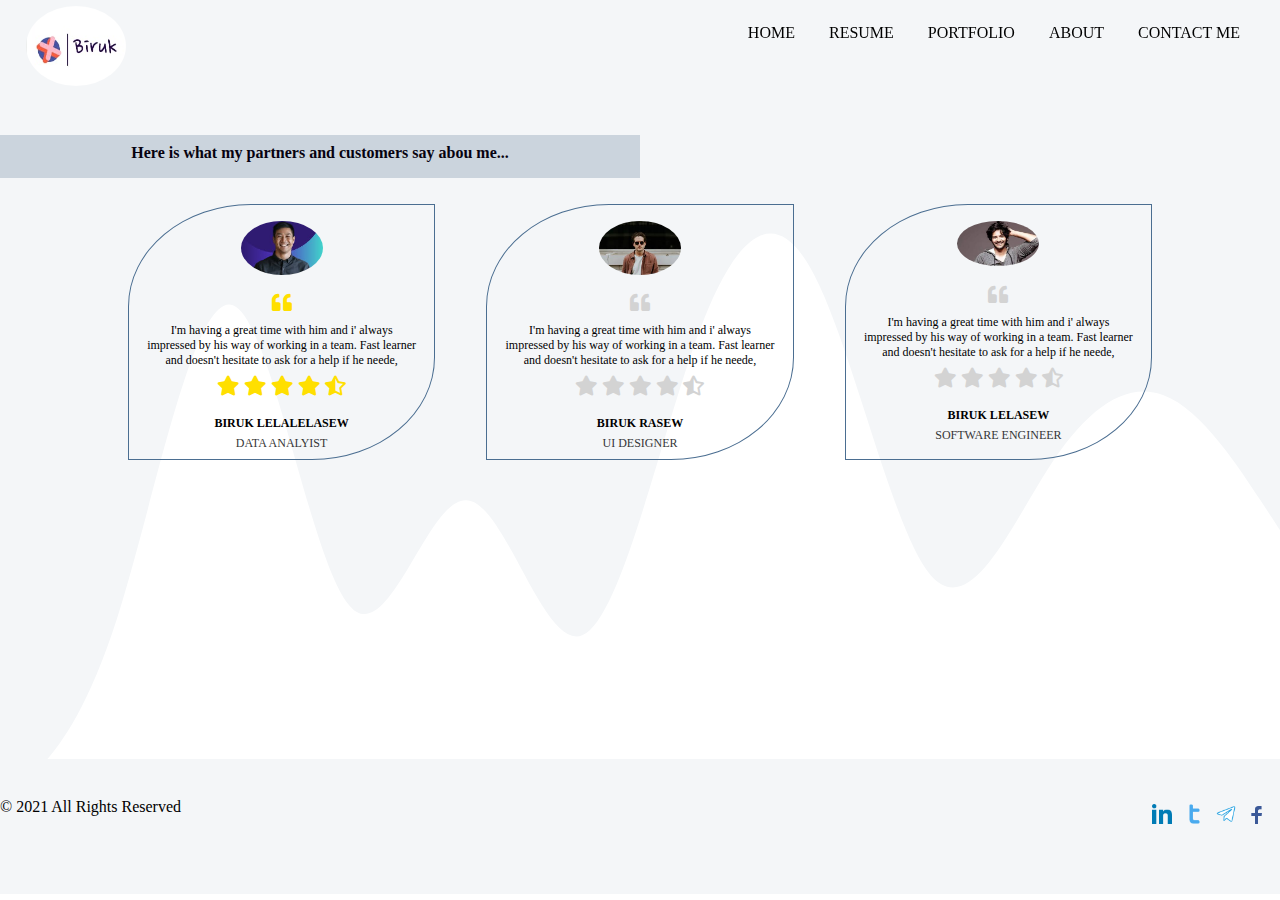
<file: html/Testimony.html>
<!DOCTYPE html>
<html lang="en">

<head>
    <meta charset="UTF-8">
    <meta http-equiv="X-UA-Compatible" content="IE=edge">
    <meta name="viewport" content="width=device-width, initial-scale=1.0">
    <link href="https://cdnjs.cloudflare.com/ajax/libs/font-awesome/5.13.0/css/all.min.css" rel="stylesheet">
    <link href="../css/indexStyle.css" rel="stylesheet">
    <link href="../css/styleTestimony.css" rel="stylesheet">
    <title>Biruk Tassew</title>
</head>

<body>
        <div class="wrapper">
            <header class="wrapper__header">
                <img src="../images/logo/logo.jpg" width="80ex" height="80ex" class="wrapper__image--header" alt="BCODER Logo" >
                <nav class="wrapper__nav">
                    <label for="check">
                        <i class="fas fa-bars" id="btn"></i>
                    </label>
                    <input type="checkbox" id="check">
                    <ul class="wrapper__list">
                        <li class="wrapper__item"><a href="../index.html" class="wrapper__link">Home</a></li>
                        <li class="wrapper__item"><a href="Resume.html" class="wrapper__link">Resume</a></li>
                        <li class="wrapper__item"><a href="Portfolio.html" class="wrapper__link">Portfolio</a></li>
                        <li class="wrapper__item"><span class="wrapper__span">About</span>
                            <ul class="drop_down">
                                <li><a href="BirukTassew.html" class="wrapper__link">Biruk Tassew</a></li>
                                <li><a href="Testimony.html" class="wrapper__link">Testimony</a></li>
                            </ul>
                        </li>
                        <li class="wrapper__item"><a href="ContactMe.html" class="wrapper__link">Contact me</a></li>
                    </ul>
                </nav>
            </header>
        <main class="wrapper__main">
            <div class="wrapper__title">
                <h1 class="wrapper__titleOne">Here is what my partners and customers say abou me...</h1>
            </div>
            <div class="wrapper__main--bord">
                <div class="wrapper__person wrapper__person--p1">
                    <figure class="wraper__figure">
                        <img class="wrapper__image" src="../images/testimony_photos/30.jpg" alt="Biruk Rasew's photo">
                    </figure>
                    <article class="wrapper__article">
                        <i class="fas fa-quote-left"></i>
                        <p class="wrapper__text">I'm having a great time with him and i' always impressed by his way of working in a team.
                            Fast
                            learner and doesn't hesitate to ask for a help if he neede,</p>
                        <i class="fas fa-star"></i>
                        <i class="fas fa-star"></i>
                        <i class="fas fa-star"></i>
                        <i class="fas fa-star"></i>
                        <i class="fas fa-star-half-alt"></i>
                        <p class="wrapper__text wrapper__text--name">Biruk Lelalelasew</p>
                        <p class="wrapper__text wrapper__text--job">Data analyist</p>
                    </article>
                </div>
                <div class="wrapper__person wrapper__person--p2">
                    <figure class="wraper__figure">
                        <img class="wrapper__image" src="../images/testimony_photos/26.jpg" alt="Biruk Rasew's photo">
                    </figure>
                    <article class="wrapper__article">
                        <i class="fas fa-quote-left"></i>
                        <p class="wrapper__text">I'm having a great time with him and i' always impressed by his way of working in a team.
                            Fast
                            learner and doesn't hesitate to ask for a help if he neede,</p>
                        <i class="fas fa-star"></i>
                        <i class="fas fa-star"></i>
                        <i class="fas fa-star"></i>
                        <i class="fas fa-star"></i>
                        <i class="fas fa-star-half-alt"></i>
                        <p class="wrapper__text wrapper__text--name">Biruk Rasew</p>
                        <p class="wrapper__text wrapper__text--job">UI designer</p>
                    </article>
                </div>
                <div class="wrapper__person wrapper__person--p3">
                    <figure class="wraper__figure">
                        <img class="wrapper__image" src="../images/testimony_photos/29.jpg" alt="Biruk Lelasew's photo">
                    </figure>
                    <article class="wrapper__article">
                        <i class="fas fa-quote-left"></i>
                        <p class="wrapper__text">I'm having a great time with him and i' always impressed by his way of working in a team.
                            Fast
                            learner and doesn't hesitate to ask for a help if he neede,</p>
                        <i class="fas fa-star"></i>
                        <i class="fas fa-star"></i>
                        <i class="fas fa-star"></i>
                        <i class="fas fa-star"></i>
                        <i class="fas fa-star-half-alt"></i>
                        <p class="wrapper__text wrapper__text--name">Biruk Lelasew</p>
                        <p class="wrapper__text wrapper__text--job">Software engineer</p>
                    </article>
                </div>
            </div>

        </main>
            <footer class="wrapper__footer">
                <div class="wrapper__copyRight">
                    <p class="wrapper__copyRight__Text">
                        © 2021 All Rights Reserved
                    </p>
                </div>
                <div class="wrapper__socialMedia">
                    <a href="https://www.linkedin.com/in/biruk-tassew-691724196/" target="_blank" class="wrapper__link--socialMedia"><img
                            src="../images/icons/317735_career_linkedin_icon.png" width="20px" height="20px"
                            class="wrapper__linkedimg" alt="Linkedin"></a>
                    <a href="" class="wrapper__link--socialMedia"><img src="../images/icons/3377044_logo_media_social_twitter_icon.png" width="20px"
                            height="20px" class="wrapper__twitterimg" alt="twitter"></a>
                    <a href="" class="wrapper__link--socialMedia"><img src="../images/icons/4518804_telegram_icon.png" width="20px" height="20px"
                            class="wrapper__telegramimg" alt="Telegram"></a>
                    <a href="" class="wrapper__link--socialMedia"><img src="../images/icons/317746_facebook_social" width="18px" height="18px"
                            class="wrapper__facebookimg" alt="facebook"></a>
                </div>
            </footer>
        
        </div>
</body>
</file>
<file: css/indexStyle.css>
:root{
    --primaryColor: rgb(244, 246, 248);
    --btnColor: #34495e; 
    --underlineColor: #4c6e8f;
}
* {
    box-sizing: border-box;
    margin: 0; 
    padding: 0;
}
body{
    margin:0;
    background-image: url("../images/background/wave-bg.svg");
    background-repeat: repeat-x;
    background-attachment: fixed;
    background-position-y: 5.03em;
    width: 100%;
    overflow-x: hidden;
}

.wrapper__main{
    min-height: 70vh;
    margin-top: 20%;
    overflow: auto;
}


.wrapper__header{
    width: 100%;
    height: 15vh;
    z-index: 10;
    position: fixed;
    top: 0;
    position: fixed;
    background-color: var(--primaryColor);
}

.wrapper__image--header{
    width: 100px;
    position: absolute;
    top: -5%;
}
.wrapper__nav{
    position: absolute;
    top: -5%;
    right: 0;
}
.wrapper__header .wrapper__list{
    margin-top: 0;
    margin-right: 25px;
    float: right;
}
.wrapper__header .wrapper__item{ 
    display: inline-block;
    line-height: 80px;
    margin: 0 15px;
}
.wrapper__link, .wrapper__span{
    position: relative;
    text-decoration: none;
    color: black;
    font-size: 16px;
    text-transform: uppercase;
}


.wrapper__image--header{
    border-radius: 90%;
    margin-top: 1%;
    margin-left: 2%;
}
.wrapper__link:after{
    content: '';
    position: absolute;
    background-color: var(--underlineColor);
    height: 10%;
    width: 0;
    left: 0;
    transition: 0.3s;
    bottom: -2.5px;
}
.wrapper__link:hover:after{
    width: 100%;
}
.drop_down{
    position: absolute;
    top: 64%;
    left: 48%; 
}
.drop_down li{
    background-color: var(--primaryColor);
    width: 15vw;
    text-align: center;    
    display: none;
}

.drop_down li:hover > .drop_down{
    perspective: 1000px;
}
nav li:hover > .drop_down li{
    transform-origin: top center;
    opacity: 0;
    display: block;
    
}
nav li:hover > .drop_down li:nth-child(1){
    animation: animate 300ms ease-in-out forwards;
    animation-delay: -150ms;
}
nav li:hover > .drop_down li:nth-child(2){
    animation: animate 300ms ease-in-out forwards;
    animation-delay: 0ms;
}

@keyframes animate{
    0%{
        opacity: 8;
        transform: translateX(-180px)
    }
    70%{
        transform: translateX(28px)
    }
    100%{
        opacity: 1;
        transform: translateX(0)
    }
}
label #btn{
    margin: 0 20px 0 0;
    font-size: 2rem;
    line-height: 70px;
    display: none;
    float: right;
}
#check{
    display: none;
}
@media (max-width: 850px){
    label #btn{
        display: block;
        cursor: pointer;
    }
    ul{
        position: absolute;
        top: 3.8rem;
        left: 150vw;
        background-color: var(--primaryColor);
        display: none; 
        width: 160px;
        align-items: center;
    }
    ul li{
        margin-left: 20%;
    }
    #check:checked ~ ul{
        display: inline;
        position: absolute;
        left: 60vw;
    }
    label #btn{
        display: block;
    }
}

.wrapper__button:hover{
    border-radius: 5%;
    text-transform: capitalize;
    
}
.wrapper__footer{
    background-color: var(--primaryColor);
    height: 15vh;
    width: 100%;
    
}
.wrapper__footer{
    display: flex;
}
.wrapper__copyRight__Text{
    width: 30vw;
}
.wrapper__socialMedia{
    padding-left: 60%;
    padding-top: 1%;
} 
.wrapper__link--socialMedia{
    padding-right: 8px;
    padding-top: 120%;
}

.wrapper__copyRight{
    padding-top: 3%;
    width: 30%;
}
</file>
<file: css/inStyle.css>
.wrapper__main .wrapper__section{
    margin: 0 0 0 10%;
    width: 33%;
    height: 20vw;
}
.wrapper__greeting{
    font-family: 'Libre Baskerville', serif;
    font-size: 35px;
    margin-bottom: 0;
}
.wrapper__paragraph--main{
    margin-top: 2%;
}
.wrapper__introduction{
    margin-top: 2%;
}
.wrapper__main{
    display: flex;
}
.wrapper__section{
    width:70%;
}
.wrapper__figure{
    width: 50%;
    height: 35%;
    padding-left: 15%;
    margin-top: -3%;
}
#home:after{
    content: '';
    position: absolute;
    background-color: var(--underlineColor);
    height: 3%;
    width: 9.3%;
    left: 2.5%;
    transition: 0.3s;
    bottom: 28.5px;
}
.wrapper__button{
    position: relative;
    cursor: pointer;
    font-size: 15px;
    letter-spacing: 2px;
    float: left;
    width: 150px;
    height: 50px;
    line-height: 50px;
    text-align: center;
    background-color: var(--btnColor);
    top: 8vw;
    left: 50%;
    color: white;
    text-decoration: none;
}

.wrapper__image{
    margin-top: -15%;
    padding-top: 20%;
    height: 60%;
    width: 60%;
    border-radius: 50%;
}

.wrapper__socialMedia {
    padding-top: 3%;
}


@media (max-width: 720px){
    .wrapper{
        display: flex;
    }
    .wrapper__main {
        flex-direction: column-reverse;
        overflow: visible;
        margin-bottom: 40vh;
    }
    .wrapper__image{
        width: 30vh;
        height: 33vh;
        margin-top: -20vh;
        margin-left: 10%;
    }
    .wrapper__paragraph--main{
        width: 80vw;
    }
    .wrapper__introduction{
        width: 80vw;

    }
    .wrapper__footer{
        position: absolute;
        bottom: -30vh;
    }
    .wrapper__image--header{
        position: absolute;
        left: 1%;
    }
}
</file>
<file: css/index_style.css>
body{
    margin:0;
    background-image: url("/images/background/wave-bg.svg");
    background-repeat: repeat-x;
    background-position-y: 5.03em;
    width: 100%;
    overflow-x: hidden;
}
.wrapper{
    display:grid;
    height: 100%;
}
.main{
    min-height: 100%;
    margin-top: 5%;

}
main{
    overflow: auto;
    padding-bottom: 100px;
}
main section{
    width:50%;
}
main img{
    margin-top: 0;
    margin-right: 30%;
}

.main div{
    height:100%;
}
header{
    z-index: 10;
    width: 50%;
    position: fixed;
    background-color: rgb(244, 246, 248);
}
header nav{
    margin-left: 100%;
    width: 100%;  
    height: 5.03em;
    background-color: rgb(244, 246, 248);
}
header img{
    width: 100px;
    position: absolute;
}
nav ul{
    margin-top: 0;
    margin-right: 25px;
    float: right;
}
nav ul li{ 
    display: inline-block;
    line-height: 80px;
    margin: 0 15px;
}
nav ul li a{
    position: relative;
    text-decoration: none;
    color: black;
    font-size: 16px;
    text-transform: uppercase;
}
nav ul li a:after{
    content: '';
    position: absolute;
    background-color: #4c6e8f;
    height: 10%;
    width: 0;
    left: 0;
    transition: 0.3s;
    bottom: -2.5px;
}
nav ul li a:hover:after{
    width: 100%;
}
.drop_down{
    position: absolute;
    top: 50%;
    left: 151.5%;
       
}
.drop_down li{
    background-color: rgb(244, 246, 248);
    width: 100%;
    text-align: center;    
    display: none;
}

.drop_down li:hover > .drop_down{
    perspective: 1000px;
}
nav li:hover > .drop_down li{
    transform-origin: top center;
    opacity: 0;
    display: block;
    
}
nav li:hover > .drop_down li:nth-child(1){
    animation: animate 300ms ease-in-out forwards;
    animation-delay: -150ms;
}
nav li:hover > .drop_down li:nth-child(2){
    animation: animate 300ms ease-in-out forwards;
    animation-delay: 0ms;
}
nav li:hover > .drop_down li:nth-child(3){
    animation: animate 300ms ease-in-out forwards;
    animation-delay: 150ms;
}
nav li:hover > .drop_down li:nth-child(4){
    animation: animate 300ms ease-in-out forwards;
    animation-delay: 300ms;
}
nav li:hover > .drop_down li:nth-child(5){
    animation: animate 300ms ease-in-out forwards;
    animation-delay: 450ms;
}
@keyframes animate{
    0%{
        opacity: 8;
        transform: translateX(-180px)
    }
    70%{
        transform: translateX(28px)
    }
    100%{
        opacity: 1;
        transform: translateX(0)
    }
}
label #btn{
    margin: 0 20px 0 0;
    font-size: 2rem;
    line-height: 70px;
    display: none;
    float: right;
}
#check{
    display: none;
}
@media (max-width: 1300px){
    header{
        height: 13.3%;
    }
    nav{
        margin-bottom: 50px;
    }
    nav img{
        left: 0;
        top: 0;
        width:auto;
    } 
    nav ul li a{
        font-size: 20px;
    }
    label #btn{
        display: block;
        cursor: pointer;
    }
    
    ul{
        position: fixed;
        float: right;
        text-align:center;
        width: 100%;
        height: 70vh;
        background-color: rgb(244, 246, 248);
        top: 5.03rem;
        display: none;
    }
     nav ul li{
        display: block;
        padding-right: 25%;
        margin: 30px 0;
        line-height: 15px;
    }
    #check:checked ~ ul{
        display: inline;
        left: 0;
    }
}

.hire_me{
    position: relative;
    cursor: pointer;
    font-size: 15px;
    letter-spacing: 2px;
    float: left;
    width: 150px;
    height: 50px;
    line-height: 50px;
    text-align: center;
    background-color: #ff553b;
    border-radius: 5%;
    top: 18%;
    left: 73%;
}
.hire_me:hover{
    background: #ff559b;
    border-radius: 50%;
    
}
.footer{
    background-color: rgb(244, 246, 248);
    position: relative;
    height: 60px;
    clear: both;
}
footer{
    display: flex;
}
footer #social_media{
    padding-left: 77%;
    padding-top: 1.5%;
} 
footer #social_media a{
    padding-right: 8px;
}
footer #footer_text{
    padding-left: 53%;
    font-size: 12px;
}
footer div{
    padding-top: 1%;
    width: 30%;
}
</file>
<file: css/style_biruk.css>
body{
    margin:0;
    padding:0;
}
main{
    display:flex;
    overflow: auto;
    margin-top: 1%;
}

header{
    height: 13%;
}
article{
    width:70%;
    margin:5% 5% 0 10%  ;
}
aside{
    margin: 9% 3% 0 0;
    width: 50%;
}
table{
    box-shadow: 10px 10px rgb(193, 194, 209) ;
    border-radius: 10%;
}
table th{
    background-color: rgb(193, 194, 209);
    height:25%;
}
table #th_left{
    height:25%;
    border-top-left-radius: 40% ;
}
table #th_right{
    border-top-right-radius: 40% ;
}
table td{
    padding:2% 30px 2% 2%;
}
footer #footer_text{
    padding-left: 40%;
    padding-top: 1%;
    font-size: 12px;
}
.drop_down{
    position: absolute;
    padding-top: 1%;
}
.footer{height: 80px;}
@media (max-width: 500px){
    main{
        margin-top: 20vw;
        display: flex;
        flex-direction: column;
    }
    aside{
        margin-left: 10vw;
        width: 80vw;
    }
}
@media (min-width: 500px) and (max-width: 1300px){
    main{
        margin-top: 10vw;
    }
}
</file>
<file: css/styleBiruk.css>
:root{
    --shdowColor: rgb(193, 194, 209);
    --tableBackground:  rgb(193, 194, 209);
}
body{
    margin:0;
    padding:0;
}
.wrapper__main{
    display:flex;
    overflow: visible;
    margin-top: 10%;
}
.wrapper__text--one{
    text-align: justify;
}
.wrapper__text--two{
    text-align: justify;
}
.wrapper__text--three{
    text-align: justify;
}
.wrapper__header{
    height: 13%;
}
.wrapper__article{
    width:70%;
    margin:5% 5% 0 10%;
}
.wrapper__aside{
    margin: 9% 3% 0 0;
    width: 50%;
}

.wrapper__table{
    box-shadow: 10px 10px var(--shdowColor);
    border-radius: 10%;
}
.wrapper__tableHead{
    background-color: var(--tableBackground);
    height:25%;
}
.wrapper__tableHead--left{
    height:25%;
    border-top-left-radius: 40% ;
}
.wrapper__tableHead--right{
    border-top-right-radius: 40% ;
}
.wrapper__tableDef{
    padding:2% 30px 2% 2%;
}
.wrapper__socialMedia{
    margin-top: 2.5%;
}

@media (max-width: 500px){
    .wrapper__main{
        margin-top: 20vw;
        display: flex;
        flex-direction: column;
    }
    .wrapper__aside{
        margin-left: 10vw;
        width: 80vw;
    }
    
}
@media (min-width: 500px) and (max-width: 1300px){
    .wrapper__main{
        margin-top: 10vw;
    }
    
}
</file>
<file: css/styleContact.css>
:root{
    --btnColor: #34495e; 
}
*{
    margin:0;
    padding:0;
}
.wrapper__mainBord{
    display: flex;
    width: 95%;
    padding:10px;
}

.wrapper__title{
    text-align:center;
    color:rgb(147, 141, 194);
    padding-top: 3%;
    padding-bottom: 1%;
}
#contact:after{
    content: '';
    position: absolute;
    background-color: var(--underlineColor);
    height: 3%;
    width: 19.5%;
    left: 74%;
    transition: 0.3s;
    bottom: 30px;
}
.wrapper__contactBord{
    margin-left: 1%;
    width: 100%;
    margin-right: 1%;
}
.wrapper__form--contact{
    width: 30em;
}
.wrapper__messageBord .wrapper__form--contact{
    width: 50em;
    height: 15vw;
}
.wrapper__form{
    width: 70%;
    margin:auto;
    margin-left: 18%;
    padding:0 10px;
    overflow:hidden;
}
.wrapper__form--contact{
    display: block;
    width:100%;
    box-sizing: border-box;
    margin: 16px;
    border:0;
    background: #111;
    padding:20px 40px;
    outline:none;
    color:#ddd;
    transition:0.5s;
}
.wrapper__form--contact:focus{
    box-shadow: 0 0 10px 4px #34495e;
}
.wrapper__form--txtArea{
    display: block;
    width:100%;
    box-sizing: border-box;
    margin: 16px 0;
    border:0;
    background: #111;
    padding:20px 40px;
    outline:none;
    color:#ddd;
    transition:0.5s;
    resize: none;
    height: 200px;
    width: 100%;
}
.wrapper__form--submitBtn{
    float:right;
    border: 0;
    background: var(--btnColor);
    color:#fff;
    padding: 12px 50px;
    border-radius: 20px;
    cursor: pointer;
    transition: 0.5s;
}
.wrapper__form--submitBtn:hover{
    background: #2980b9;
}
.wrapper__copyRight__Text{
    width: 110%;
    padding-top: 10%;
}
.wrapper__main{
    margin-top: 10vw;
}
.wrapper__footer{
    align-items: center;
}
.wrapper__copyRight{
    margin-top: -5%;
}
@media (max-width: 450px){
    .wrapper__mainBord{
        display: flex;
        flex-direction: column;
        overflow-x: hidden;
    }
    .wrapper__header{
        height: 20vw;
    }
    .wrapper__title{
        margin-top: 20vw;
    }
    .wrapper__form--contact{
        width: 87vw;
        margin-left: -1vw;
    }
    .wrapper__form--submitBtn{
        margin-right: 25vw;
        margin-top: 5vw;
    }
    .wrapper__form{
        margin-left: 1.9vw;
        margin-top: 10vw;
        width: 86.7vw;
    }
    .footer{
        margin-top: 1vw;
    }
    footer #social_media{
        padding-top: 3vw;
        width: 35vw;
        padding-left: 38vw;
    }
    ul{
        height: 90vw;
        padding-left: 11vw;
    }
    #check:checked ~ ul{
        display: inline;
        position: absolute;
        left: 50vw;
    }
}
@media (min-width:450px) and (max-width: 1300px){
    .wrapper__header{
        height: 13%;
    }
    main{
        margin-top: 12vw;
    }
    .wrapper__form--txtArea{
        width: 70vw;
        margin-left: 10vw;
    }
    .wrapper__mainBord{
        display: flex;
        flex-direction: column;
        overflow-x: hidden;
    }
    .wrapper__form--submitBtn{
        margin-right: -1vw;
        margin-top: 5vw;
    }
    .wrapper__spcialMedia{
        width: 40%;
        padding-left: 65vw;
        padding-top: 2vw;
    }
}
@media (max-width: 800px) and (min-width: 750px){
    .wrapper__header{
        height: 10.5vw;
    }
}
@media (max-width: 400px){
    .wrapper__header{
        height: 22.1vw;
    }
    .wrapper__main{
        overflow-x: hidden;
    }
    .wrapper__spcialMedia{
        width: 40%;
        padding-left: 30vw;
        padding-top: 2vw;
    }
    .wrapper__form--submitBtn{
        margin-right: 45vw;
        margin-top: 5vw;
    }
}
</file>
<file: css/styleHireme.css>
.wrapper__footer{
    margin-top: 15vw;
}
.wrapper__copyRight{
    padding-top: 1vw;
}
.wrapper__form--contact{
    width: 30em;
}
.wrapper__messageBord .wrapper__form--contact{
    width: 50em;
    height: 15vw;
}
@media (max-width: 1300px){
    .wrapper__form--contact{
        width: 80vw;
    }
    .swrapper__form--submitBtn{
        position: absolute;
        margin-left: 38vw;
    }
}
@media (max-width: 450px){
    .wrapper__title{
        margin-top: 20vw;
    }
}
@media (min-width: 700px) and (max-width: 1300px){
    .wrapper__list{
        padding-left: 10vw;
    }
}
</file>
<file: css/sytlePortfolio.css>
:root{
    --secondaryHeaderColor: #cbd4dd;    
}
body{
    margin-top: 10%;
    background-image: url("../images/background/wave-bg.svg");
    background-position-y: 5.03em;
}

.wrapper__main--mainInner{
    position: absolute;
    top: 45%;
    left: 50%;
    transform: translate(-50%,-50%);
}
.wrapper__title--maintitle{
    text-align: center;
    color:rgb(7, 2, 15);
    background-color: var(--secondaryHeaderColor);
    width: 10vw;
    position: absolute;
    top: 7vw;
    left: 0;
    padding:1rem;
    font-size:small;
}
#port:after{
    content: '';
    position: absolute;
    background-color: var(--underlineColor);
    height: 3%;
    width: 16.5%;
    left: 35.8%;
    transition: 0.3s;
    bottom: 30px;
}
.wrapper__navigation{
    position: absolute;
    top: 35vw;
    left: 50%;
    transform: translateX(-50%);
    display: flex;
}
.wrapper__bar{
    width: 80px;
    height: 20px;
    border: 2px solid black;
    margin: 6px;
    cursor: pointer;
}
input[name="pr"]{
    position: relative;
    visibility:hidden;
}
.wrapper__slides{
    width: 500%;
    height: 100%;
    display: flex;
}
.wrapper__slide{
    width: 1000px;
    transition: 0.6s;
    margin: 0 1% 0 1%;
}
.wrapper__slide .wrapper__text{
    width: 50%;
    padding-top: 20%;
    padding-left: 5%;
}
.wrapper__slide  .wrapper__image{
    margin-top: 8vw;
    width: 50vw;
    height: 25vw;
}
.wrapper__slide .wrapper__slide--inner{
    display: flex;
    width: 100%;
    height: 100%;
}
.wrapper__input__pr1:checked ~ .wrapper__slide--s1{
    margin-left: 8%;
}
.wrapper__input__pr2:checked ~ .wrapper__slide--s1{
    margin-left: 2.6%;
}
.wrapper__input__pr3:checked ~ .wrapper__slide--s1{
    margin-left: -2.7%;
}
.wrapper__input__pr4:checked ~ .wrapper__slide--s1{
    margin-left: -8%;
}
.wrapper__input__pr5:checked ~ .wrapper__slide--s1{
    margin-left: -13%;
}
.wrapper__input__pr6:checked ~ .wrapper__slide--s1{
    margin-left: -18%;
}
#phone{
    width: 18vw;
}
.wrapper__socialMedia{
    margin-top: 2.3%;
}
@media (max-width: 850px) and (min-width: 600px){
    .wrapper__slide--inner{
        display: flex;
        flex-direction: column;
        margin-top: 5vw;
    }
    .wrapper__slide--inner {
        width: 30%;
        margin-top: -40%;
        margin-left: 12vw;
    }
    .wrapper__slide--inner .wrapper__image{
        margin-left: -14vw;
        margin-top: 15vw;
        width: 30vw;
        height: 25vw;
    }
    .wrapper__input__pr1:checked ~ .wrapper__slide--s1{
        margin-left: 7%;
    }
    .wrapper__input__pr2:checked ~ .wrapper__slide--s1{
        margin-left: -120vw;
    }
    .wrapper__input__pr3:checked ~ .wrapper__slide--s1{
        margin-left: -310vw;
    }
    .wrapper__input__pr4:checked ~ .wrapper__slide--s1{
        margin-left: -470vw;
    }
}

@media (max-width: 600px){
    .wrapper__slides{
        margin-top: -30vw;
    } 
    
    body{
        margin-top: 50vw;
    }
    .wrapper__slides{
        display: flex;
        flex-direction: column;
        overflow: hidden;
        margin-top: 30vw;
        width: 100vw;
        height: 100vw;
    } 
    .wrapper__slide--inner{
        display: flex;
        flex-direction: column;
        margin-top: -5vw;
    }
    .wrapper__slide--inner .wrapper__text{
        width: 60vw;
        padding-top: 3%;
        margin-left: -1vw;
    }
    .wrapper__slide--inner .wrapper__image{
        padding-left: 10vw;
        margin-top: 100vw;
        width: 60vw;
    }
    .wrapper__title--maintitle{
        text-align: center;
        color:rgb(7, 2, 15);
        background-color: var(--secondaryHeaderColor);
        width: 20vw;
        position: absolute;
        top: 20vw;
        left: 0;
        padding:1rem;
        font-size:small;
    }
    .wrapper__bar{
        width: 10vw;
        height: 3vw;
        margin-top: 85vw;
    }
    .wrapper__input__pr1:checked ~ .wrapper__slide--s1{
        margin-top: -110%;
    }
    .wrapper__input__pr2:checked ~ .wrapper__slide--s1{
        margin-top: -270vw;
    }
    .wrapper__input__pr3:checked ~ .wrapper__slide--s1{
        margin-top: -435vw;
    }
    .wrapper__input__pr4:checked ~ .wrapper__slide--s1{
        margin-top: -595vw;
    }
    .wrapper__footer{
        margin-top: -17vw;
    }
    #check:checked ~ ul{
        display: inline;
        position: absolute;
        left: 40vw;
    }
}
@media (max-width: 1000px) and (min-width: 850px){
     .wrapper__slide--inner{
        margin-left: -5vw;
        margin-top: 5vw;
    } 
    .wrapper__slide--inner .wrapper__image{
        width: 30vw;
        height: 20vw;
        margin-top: 150w;
        margin-left: 15vw;
    }
    .wrapper__slide--inner .wrapper__text{
        width: 40vw;
        padding-top: 10vw;
        margin-left: -1vw;
    }
    .wrapper__bar{
        margin-top: -4vw;
    }
    .wrapper__nav .wrapper__list{
        padding-left: 10vw;
    }
    .wrapper__input__pr1:checked ~ .wrapper__slide--s1{
        margin-left: -15vw;
    }
    .wrapper__input__pr2:checked ~ .wrapper__slide--s1{
        margin-left: -135vw;
    }
    .wrapper__input__pr3:checked ~ .wrapper__slide--s1{
        margin-left: -255vw;
    }
    .wrapper__input__pr4:checked ~ .wrapper__slide--s1{
        margin-left: -370vw;
    }
   

}
@media (max-width: 1200px) and (min-width: 1000px){
    .wrapper__slide--inner{
        display: flex;
        flex-direction: column;
    }
    .wrapper__slide--inner .wrapper__text{
        width: 50%;
        padding-top: 1vw;
        margin-left: -1vw;
    }
    .wrapper__slide--inner .wrapper__image{
        padding-left: 8vw;
        margin-top: 5vw;
    }
    .wrapper__input__pr1:checked ~ .wrapper__slide--s1{
        margin-left: 0;
    }
    .wrapper__input__pr2:checked ~ .wrapper__slide--s1{
        margin-left: -95vw;
    }
    .wrapper__input__pr3:checked ~ .wrapper__slide--s1{
        margin-left: -195vw;
    }
    .wrapper__input__pr4:checked ~ .wrapper__slide--s1{
        margin-left: -291vw;
    }

}
</file>
<file: css/styleResume.css>
:root{
    --btnColor: #34495e; 
    --barColor: #2e5d8d;
    --shadowColor: rgb(193, 194, 209);

}
*{
    margin:0;
    padding:0;
}
.wrapper__footer{
    margin-top: 5vh;
}
.wrapper__downloadButton{
    position: relative;
    cursor: pointer;
    float: left;
    width: 150px;
    height: 50px;
    line-height: 50px;
    text-align: center;
    background-color: var(--btnColor);
    border-radius: 5%;
    top: 0;
    left: 75%;
}
#resume:after{
    content: '';
    position: absolute;
    background-color: var(--underlineColor);
    height: 3%;
    width: 13%;
    left: 17.2%;
    transition: 0.3s;
    bottom: 28.5px;

}
#download__link{
    color: white;
    text-decoration: none;
    letter-spacing: 2px;
    font-size: 18px;
}
.wrapper__main{
    margin-top: 10%;
    overflow:visible;
}
.wrapper__article--main .wrapper__title{
    text-align:center;
    padding-bottom: 3%;
}
.wrapper__article--main{
    margin: 5% 10% 2% 10%;
    justify-content: center;
}
.wrapper__skills .wrapper__titleTwo{
    padding-bottom: 1.5%;
}
.wrapper__row--three .wrapper__webExp{
    width: 27vw;
    margin-left: 2vw;
}
.wrapper__main .wrapper__article .wrapper__text{
    padding-top: 2%;
    padding-bottom: 2%;
    width:60%;
    text-align: justify;
}
.wrapper__titleThree{
    padding-top: 10%;
    padding-left: 4%;
}
.wrapper__skills{
    width:50%;
    margin: 5% 15% 0 15%;
}
.wrapper__article .wrapper__titleTwo{
    text-align: left;
}
.wrapper__skills .wrapper__title{
    text-align: center;
}
.wrapper__c2Def{
    padding-left: 60px;
}

.wrapper__line{
    height:20%;
    min-width: 100%;
    margin: 2% auto 5% 5%;
    line-height: 20%;
    font-size: 0.9rem;
    color:rgb(250, 249, 249);
    padding: 1.5% 0 0 14%;
    position: relative;
}
.wrapper__line:before{
    content:"";
    width:100%;
    position:absolute;
    left:11vh;
    height:3vh;
    top:0;
    z-index:-2;
    background:dimgrey;

}
.wrapper__line:after{
    content:'';
    background: var(--barColor);
    height: 3vh;
    transition: 0.8s;
    display:block;
    width:100%;
    animation: animate 1 4s;
    position:absolute;
    top:0;
    left:11vh;
    z-index:-1;
}
.wrapper__line--l1:after{
    max-width: 70%;
}
.wrapper__line--l2:after{
    max-width: 50%;
}
.wrapper__line--l3:after{
    max-width: 70%;
}
.wrapper__line--l4:after{
    max-width: 85%;
}
.wrapper__line--l5:after{
    max-width: 80%;
}
.wrapper__socialMedia{
    margin-top: 2.3%;
}
@keyframes animate2{
    0%{
        width:0;
    }
    100%{
        width:100%;
    }
}

.wrapper__Mexperiance .wrapper__textTwo{
    padding: 5% 0 0 42%; 
}
.wrapper__titleTwo--exp{
    margin-left: 43vw;
  
} 
#wrapper__titleTwo--exp{
    text-align: center;
}
.wrapper__experiance{
    padding-left: 13%;
}
.wrapper__experiance .wrapper__row{
    width: 70em;
    height: 20em;
    padding-left: 5px;
    margin-bottom: 5vw;
}

.wrapper__webExp{
    box-shadow: 10px 10px var(--shadowColor);
    margin-right: 15%;
    align-items: center;
    border-radius: 10% 15% 10% 10%;
    width: 50vw;
    height: 22vw;
}
.wrapper__experiance .wrapper__row .wrapper__webExp .wrapper__text{
    width: 20em;
    padding: 1.5em 0 0 1.5em;
}


.wrapper__experiance .wrapper__row .wrapper__webExp .wrapper__section{
    background-color: rgb(179, 200, 219);
    width: 98%;
    height: 30%;
    border-radius: 40% 40% 0 0;
    margin: 0 0 0 2%;
}

.wrapper__experiance .wrapper__row--two{
    padding-left: 40px;
}
.wrapper__experiance .wrapper__row--one, .wrapper__row--two{
    display: flex;
    padding:40px;
}

.wrapper__experiance .wrapper__row--one .wrapper__webExp{
    justify-content: center;

}

@media (max-width: 600px){
    
    .wrapper__article--main{
        width: 130vw;
        margin-left: 9%;
        margin-top: 20vw;
    }
   .wrapper__article--main .wrapper__title{
        position: absolute;
        left: 35%;
    }
    .wrapper__article--main .wrapper__titleTwo{
        padding-top: 10%;
        width: 100vw;
    }

    .wrapper__skills{
        width: 40vw;
        margin-left: 10vw;
    }
    .wrapper__skills .wrapper__title{
        padding-left: 50%;
    }
    .wrapper__line{
        padding-bottom: 5%;
    }
    .wrapper__row{
        display: flex;
        flex-direction: column;
        margin-left: -25%;
    }
    .wrapper__row--one .wrapper__webExp{
        margin-bottom: 15vw;
    }
    .wrapper__row .wrapper__text{
        width: 1vw;
    }
    .wrapper__webExp--two{
        width: 15vw;
        margin-top: 1vw;
    }
    
    
    .wrapper__experiance .wrapper__row .wrapper__webExp .wrapper__section{
        width: 80vw;
        height: 11vw;
        margin-left: 5vw;
    }
    .wrapper__row .wrapper__textTwo{
        padding-left: 10%;
    }
    
    .wrapper__row--one{
        margin-bottom: 70vw;
    }
   
    .wrapper__list{
        height: 80vw;
        padding-left: 13vw;
    }
    .wrapper__experiance .wrapper__row .wrapper__webExp{
        width: 85vw;
    }
    .wrapper__downloadButton{
        position: absolute;
        margin-top: 2250px;
        left: 200px;
        color: white;
    }
    .wrapper__nav ul{
        height: 90vw;
    }
    #check:checked ~ ul{
        display: inline;
        position: absolute;
        left: 55vw;
        height: 90vw;
    }
}
@media (max-width: 1000px) and (min-width: 850px){
    .wrapper__article--main .wrapper__title{
        padding-right: 40vw;
    }
    .wrapper__article--main p{
        width: 40vw;
    }
    .wrapper__skills{
        margin-left: 7vw;
    }
    .wrapper__Mexperiance{
        width: 20vw;
        margin-left: 2vw;
    }
    .wrapper__row{
        display: flex;
        flex-direction: column;
    }
    .wrapper__experiance .wrapper__row .wrapper__webExp .wrapper__section{
        width: 50vw;
        height: 5vw;
    }
    .wrapper__webExp .wrapper__section .wrapper__titleThree{
        margin-top: -2vw;
    }
    .wrapper__experiance .wrapper__row .wrapper__webExp{
        width: 51.5vw;
    }
    .wrapper__row--one .wrapper__webExp{
        margin-bottom: 80vw;
    }
    .footer{
        margin-top: 30vw;
    }
    .wrapper__downloadButton{
        position: absolute;
        margin-top: 2208px;
    }

}
@media (min-width: 600px) and (max-width: 850px){
    .wrapper__Mexperiance{
        width: 20vw;
        margin-left: 2vw;
    }
    .wrapper__row{
        display: flex;
        flex-direction: column;
    }
    .wrapper__experiance .wrapper__row .wrapper__webExp section{
        width: 50vw;
        height: 5vw;
    }
    .wrapper__webExp .wrapper__section .wrapper__titleThree{
        margin-top: -2vw;
    }
    .wrapper__experiance .wrapper__row .wrapper__webExp{
        width: 51.5vw;
    }
    .wrapper__row--one .wrapper__webExp{
        margin-bottom: 110vw;
    }
    .wrapper__downloadButton{
        position: absolute;
        margin-top: 2208px;
    }
    .footer{
        margin-top: 35vw;
    }

}
</file>
<file: css/styleTestimony.css>
:root{
    --secondaryColor: #4b6e91;
    --secondaryHeaderColor: #cbd4dd;
    --commentBorder:#34495e; 

}
*{
    margin: 0;
    padding: 0;
}
.wrapper__titleOne{
    text-align: center;
    color:rgb(7, 2, 15);
    background-color: var(--secondaryHeaderColor);
    width: 50%;
    margin-top: 2%;
    margin-left: 0;
    padding:1rem;
    font-size: 16px;
}
.wrapper__main{
    margin-top: 8%;
    margin-bottom: 2.1%;
}
.wrapper__main--bord{
    display: grid;
    grid-template-columns: repeat(3,1fr);
    grid-gap:5%;
    width: 80%;
    margin: auto;
    margin-top: 2%;
}
.wrapper__main--bord .wrapper__image{
    width: 30%;
    height: 30%;
    border-radius:50%;
    margin-right: auto;
    margin-left: auto;
    display: block;
    margin-bottom: 10px;
}
.wrapper__main--bord .wrapper__text{
    font-size: 12px;
}
.wrapper__main--bord i{
    margin-top: 3%;
}
.drop_down{
    position: absolute;
    top: 64%;
    left: 48%; 
       
}
.wrapper__person{
    text-align: center;
    padding:1rem;
    height: 20vw;
    border-bottom-right-radius: 40%;
    border-top-left-radius: 40%;
}
.wrapper__person--p1{
    border: 1px solid var(--secondaryColor);
}
.wrapper__person--p2{
    border: 1px solid var(--secondaryColor);
}
.wrapper__person--p3{
    border: 1px solid var(--secondaryColor);
}
.wrapper__person--p1 .wrapper__img{
    border: 1px solid var(--secondaryColor);
}
.wrapper__person--p2 .wrapper__img{
     border: 1px solid var(--secondaryColor);
}
.wrapper__person--p3 .wrapper__img{
    border: 1px solid var(--secondaryColor);
}
.wrapper__person--p1 i{
    font-size: 20px;
    margin-bottom: 10px;
    color:#FFDF00;
}
.wrapper__person--p2 i{
    font-size: 20px;
    margin-bottom: 10px;
    color:#D3D3D3;
}
.wrapper__person--p3 i{
    font-size: 20px;
    margin-bottom: 10px;
    color:#D3D3D3;
}
.wrapper__text--name{
    text-transform: uppercase;
    font-weight: 600;
    margin-top: 10px;
}
.wrapper__text--job{
    text-transform: uppercase;
    opacity: 0.8;
    font-size: 14px;
    margin-top:5px;
    margin-bottom: 10px;
}
.wrapper__socialMedia{
    margin-top: 2.5%;
}
@media (max-width: 700px){
    .wrapper__titleOne{
        margin-top: 15vw;
        width: 80vw;
    }
    .wrapper__main--bord{
        display: flex;
        flex-direction: column;
    }
    .wrapper__person{
        margin-top: 18vw;
        height: auto;
    }
    #check:checked ~ ul{
        display: inline;
        position: absolute;
        left: 50vw;
    }
    .wrapper__list{
        padding-left: 12vw;
    }
}
@media  (min-width: 600px) and  (max-width: 700px){
 
 .wrapper__list{
    padding-left: 12vw;
}
}
@media  (min-width: 700px) and  (max-width: 1300px){
    
    .wrapper__list{
        padding-left: 12vw;
    }
}
</file>
